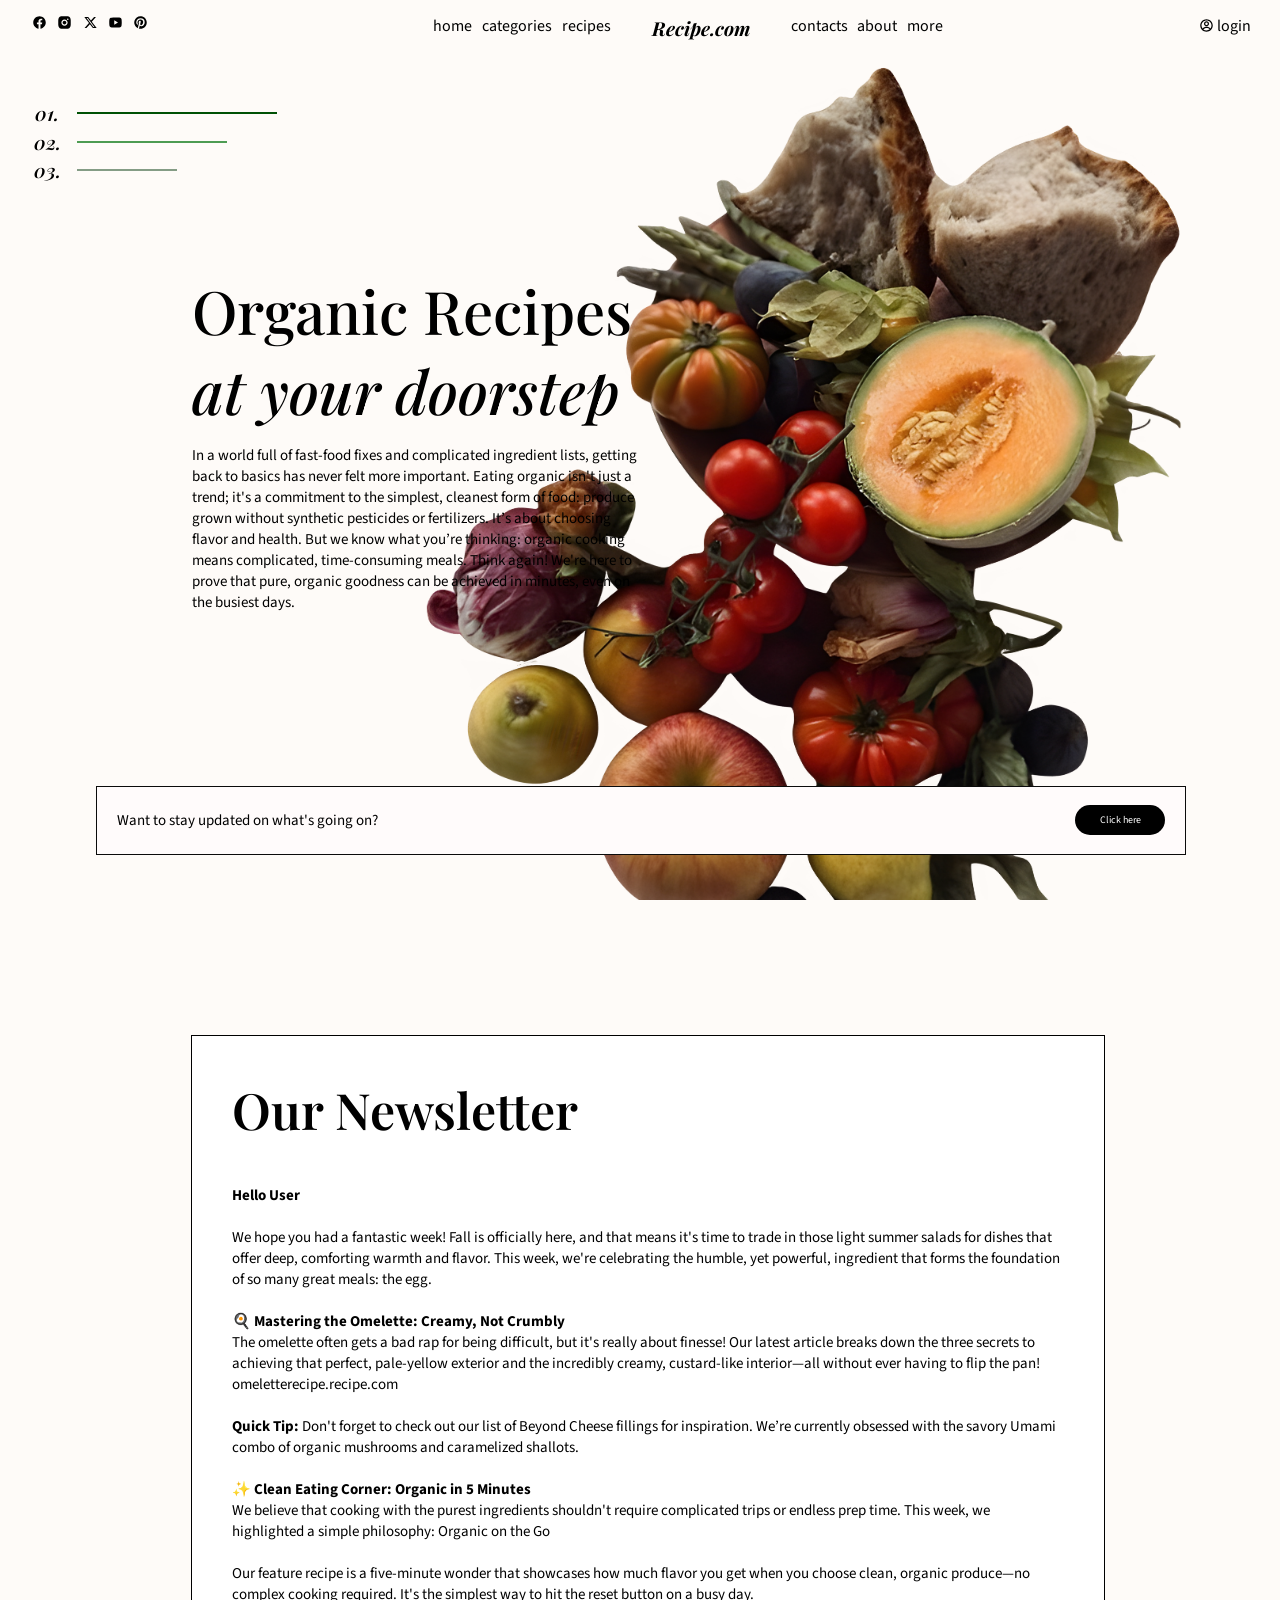
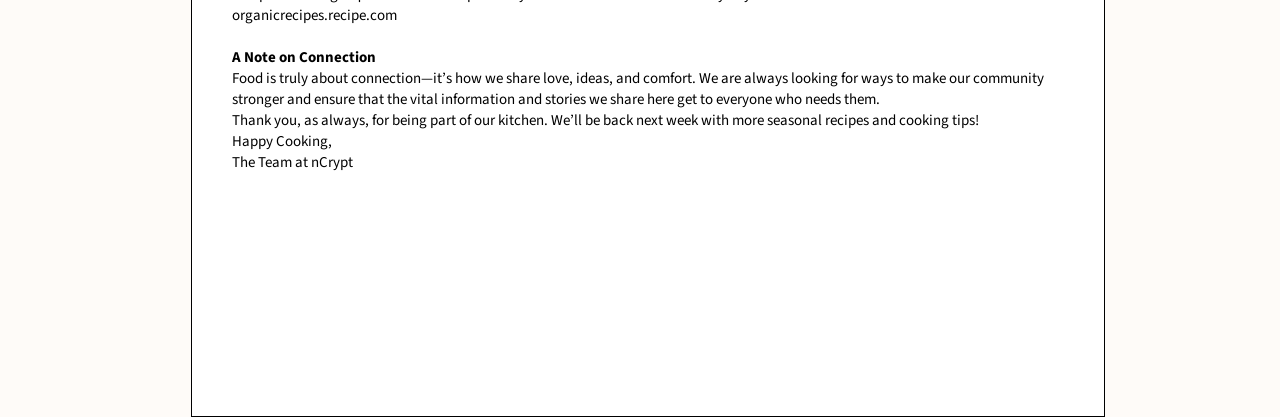
<file: index.html>
<!DOCTYPE html>
<html lang="en">
<head>
    <meta charset="UTF-8">
    <meta name="viewport" content="width=device-width, initial-scale=1.0">
    <title>Document</title>
    <link rel="preconnect" href="https://fonts.googleapis.com">
    <link rel="preconnect" href="https://fonts.gstatic.com" crossorigin>
    <link href="https://fonts.googleapis.com/css2?family=Playfair+Display:ital,wght@0,400..900;1,400..900&family=Source+Sans+3:ital,wght@0,200..900;1,200..900&display=swap" rel="stylesheet">
    <link rel="stylesheet" href="style.css">
</head>
<body>
    <div class="blog-menu">
        <div class="blog-icons">
            <img src="./imgs/facebook.svg" alt="">
            <img src="./imgs/instagram.svg" alt="">
            <img src="./imgs/x.svg" alt="">
            <img src="./imgs/youtube.svg" alt="">
            <img src="./imgs/pinterest.svg" alt="">
        </div>
        <div class="blog-nav">
            <p class="itm">home</p>
            <p class="itm">categories</p>
            <p class="itm">recipes</p>
            <p class="itm2">Recipe.com</p>
            <p class="itm">contacts</p>
            <p class="itm">about</p>
            <p class="itm">more</p>
        </div>
        <div class="blog-login" id = "loginbtn">
            <img src="./imgs/login.svg" alt="">
            <p>login</p>
        </div>
    </div>
    <div class="onetwothree">
        <div class="indionetwothree">
            <p>01.</p>
            <div class = "line123"></div>
        </div>
        <div class="indionetwothree">
            <p>02.</p>
            <div class = "line123" id="two"></div>
        </div>
        <div class="indionetwothree">
            <p>03.</p>
            <div class = "line123" id="three"></div>
        </div>
    </div>
    <div class="organic-recipes"></div>
    <div class="fruits">
        <img src="./imgs/fruits.png" alt="">
    </div>
    <div class="blog-txt">
        <div class="blog-hero">
            <p>Organic Recipes <br><span>at your doorstep</span></p>
        </div>
        <div class="blog-desc">
            <p>In a world full of fast-food fixes and complicated ingredient lists, getting back to basics has never felt more important. Eating organic isn't just a trend; it's a commitment to the simplest, cleanest form of food: produce grown without synthetic pesticides or fertilizers. It’s about choosing flavor and health. But we know what you’re thinking: organic cooking means complicated, time-consuming meals. Think again! We're here to prove that pure, organic goodness can be achieved in minutes, even on the busiest days.</p>
        </div>
    </div>
    <div class="blog-footer">
        <div class="blog-fleft">
            <p>Want to stay updated on what's going on?</p>
        </div>
        <div class="blog-fright" id = "clickbtn">
            <p>Click here</p>
        </div>
    </div>
    <div class="newsletter">
        <div class="newsletter-main">
            <span>Our Newsletter</span><br><br><br>
            <p>
                <strong>Hello User</strong><br>
                <br>
                We hope you had a fantastic week! Fall is officially here, and that means it's time to trade in those light summer salads for dishes that offer deep, comforting warmth and flavor. This week, we're celebrating the humble, yet powerful, ingredient that forms the foundation of so many great meals: the egg.<br>
                <br>
                <strong>🍳 Mastering the Omelette: Creamy, Not Crumbly</strong><br>
                The omelette often gets a bad rap for being difficult, but it's really about finesse! Our latest article breaks down the three secrets to achieving that perfect, pale-yellow exterior and the incredibly creamy, custard-like interior—all without ever having to flip the pan!<br>
                omeletterecipe.recipe.com<br>
                <br>
                <strong>Quick Tip:</strong> Don't forget to check out our list of Beyond Cheese fillings for inspiration. We’re currently obsessed with the savory Umami combo of organic mushrooms and caramelized shallots.<br>
                <br>
                <strong>✨ Clean Eating Corner: Organic in 5 Minutes</strong><br>
                We believe that cooking with the purest ingredients shouldn't require complicated trips or endless prep time. This week, we highlighted a simple philosophy: Organic on the Go <br>
                <br>
                Our feature recipe is a five-minute wonder that showcases how much flavor you get when you choose clean, organic produce—no complex cooking required. It's the simplest way to hit the reset button on a busy day. <br>
                organicrecipes.recipe.com <br>
                <br>
                <strong>A Note on Connection</strong><br>
                Food is truly about connection—it’s how we share love, ideas, and comfort. We are always looking for ways to make our community stronger and ensure that the vital information and stories we share here get to everyone who needs them. <br>
                Thank you, as always, for being part of our kitchen. We’ll be back next week with more seasonal recipes and cooking tips! <br>
                Happy Cooking, <br>
                The Team at nCrypt
            </p>
        </div>
    </div>
    <script>
        document.getElementById('clickbtn').addEventListener("click", () => {
            document.getElementsByClassName("newsletter")[0].style.animation = "up 1s forwards"
        })
        document.getElementsByClassName('itm2')[0].addEventListener("click", () => {
            document.getElementsByClassName("newsletter")[0].style.animation = "down 1s forwards"
        })
    </script>
    <div class="blur">
    </div>
     <div class="blog-loginpage">
            <form action="" id ="submit">
                <input type="text" placeholder="Enter Email">
                <input type="text" placeholder="Enter Password">
                <input type="submit" value = "Join Our Newsletter">
            </form>
        </div>
    <script>
        const loginpage = document.getElementsByClassName("blog-loginpage")[0]
        document.getElementsByClassName("blur")[0].style.display="none"
        document.getElementById("loginbtn").addEventListener("click", () => {
            document.getElementsByClassName("blur")[0].style.display="block";
            loginpage.style.display="block";
            document.getElementsByClassName("blur")[0].style.animation = "blurin 1s forwards";
            loginpage.style.animation="blurin 1s forwards"
        })
        document.getElementsByClassName("blur")[0].addEventListener("click", () => {
            document.getElementsByClassName("blur")[0].style.animation = "blurout 1s forwards";
            loginpage.style.animation="blurout 1s forwards"
            setTimeout(() => {
                document.getElementsByClassName("blur")[0].style.display="none";
                loginpage.style.display="none";
            }, 1000);
        })
        document.getElementById("submit").addEventListener("submit", (e) => {
            e.preventDefault();
            window.location.href="/dashboard.html"
        })
    </script>
</body>
</html>
</file>
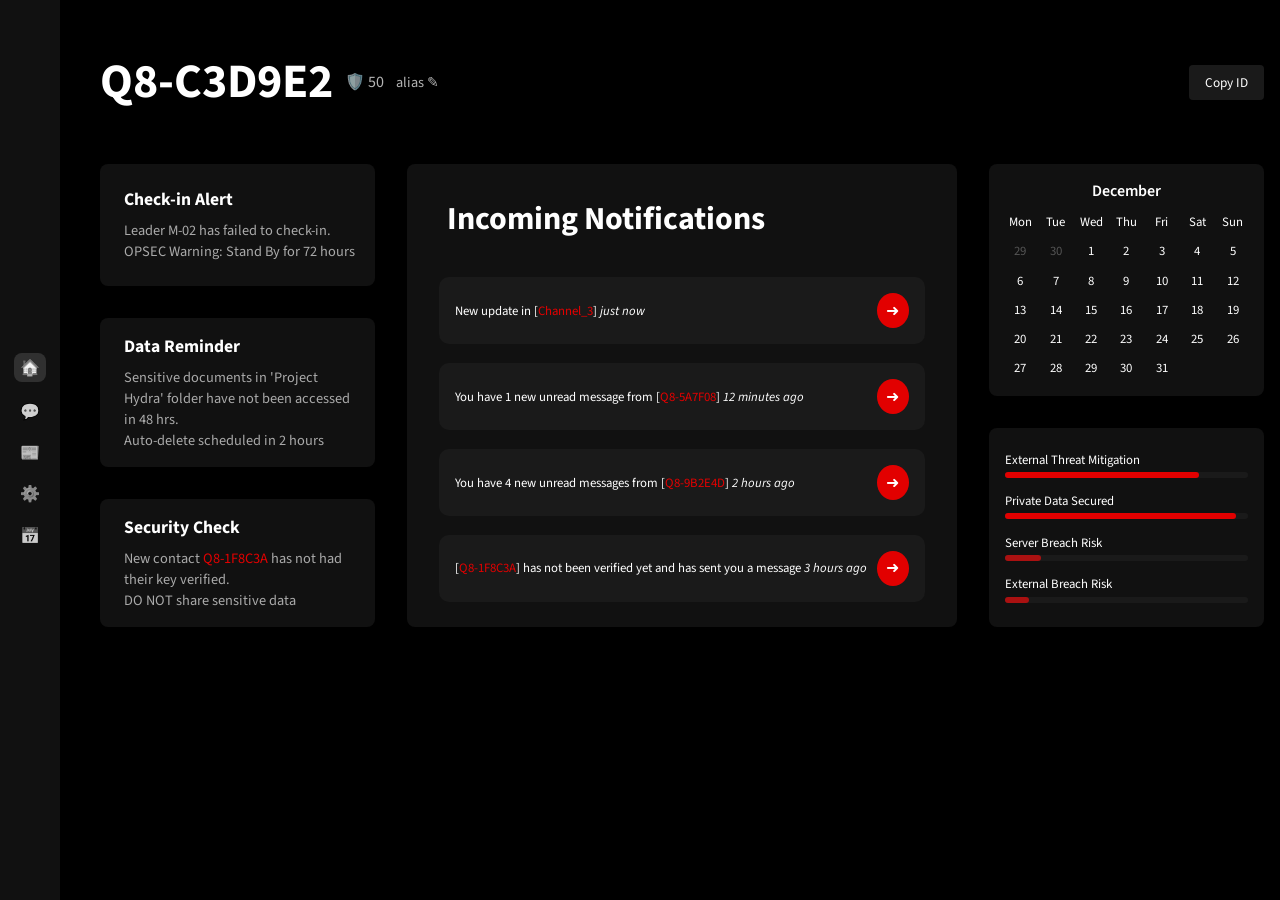
<file: dashboard.html>
<!DOCTYPE html>
<html lang="en">

<head>
    <meta charset="UTF-8" />
    <meta name="viewport" content="width=device-width, initial-scale=1.0" />
    <title>Dashboard</title>
    <link rel="stylesheet" href="dashboard.css" />
    <link rel="preconnect" href="https://fonts.googleapis.com">
    <link rel="preconnect" href="https://fonts.gstatic.com" crossorigin>
    <link href="https://fonts.googleapis.com/css2?family=Source+Sans+3:wght@300;400;600;700&display=swap"
        rel="stylesheet">

    <style>
        /* Toggle mechanism */
        .content-section {
            display: none;
            flex: 1;
            overflow: hidden;
              position: absolute;
            top: 0vh;
        }

        .content-section.active {
            display: block;
        }

        .sidebar .icon.active {
            background: #e20000;
            color: white;
            border-radius: 8px;
            padding: 0.2rem 0.4rem;
            opacity: 1;
        }

        .settings,
        .stats {
            background: #111;
            padding: 1rem;
            border-radius: 8px;
            display: flex;
            align-items: center;
            justify-content: center;
            flex: 1;
            font-size: 1.2rem;
            color: #aaa;
        }

        /* smooth fade */
        .content-section {
            opacity: 0;
            transition: opacity 0.25s ease;
        }

        .content-section.active {
            opacity: 1;
        }
    </style>
</head>

<body>
    <div class="sidebar">
        <div class="icon active" data-target="home">🏠</div>
        <div class="icon" data-target="inbox">💬</div>
        <div class="icon" data-target="feed">📰</div>
        <div class="icon" data-target="settings">⚙️</div>
        <div class="icon" data-target="calendar">📅</div>
    </div>

    <div class="main">
        <!-- HOME SECTION -->
        <div class="content-section active" id="home">
            <header>
                <div class="title">
                    <h1>Q8-C3D9E2</h1>
                    <span class="shield">🛡️ 50</span>
                    <div class="alias">alias ✎</div>
                </div>
                <button class="copy-btn" onclick="copyID()">Copy ID</button>
            </header>
            <div class="content">
                <div class="alerts">
                    <div class="card">
                        <h3>Check-in Alert</h3>
                        <p>Leader M-02 has failed to check-in.<br>OPSEC Warning: Stand By for 72 hours</p>
                    </div>
                    <div class="card">
                        <h3>Data Reminder</h3>
                        <p>Sensitive documents in 'Project Hydra' folder have not been accessed in 48
                            hrs.<br>Auto-delete scheduled in 2 hours</p>
                    </div>
                    <div class="card">
                        <h3>Security Check</h3>
                        <p>New contact <span class="highlight">Q8-1F8C3A</span> has not had their key verified.<br>DO
                            NOT share sensitive data</p>
                    </div>
                </div>

                <div class="notifications">
                    <h2>Incoming Notifications</h2>
                    <div class="notif-item">
                        <p>New update in [<span class="highlight">Channel_3</span>] <i>just now</i></p>
                        <button class="arrow-btn">➜</button>
                    </div>
                    <div class="notif-item">
                        <p>You have 1 new unread message from [<span class="highlight">Q8-5A7F08</span>] <i>12 minutes
                                ago</i></p>
                        <button class="arrow-btn">➜</button>
                    </div>
                    <div class="notif-item">
                        <p>You have 4 new unread messages from [<span class="highlight">Q8-9B2E4D</span>] <i>2 hours
                                ago</i></p>
                        <button class="arrow-btn">➜</button>
                    </div>
                    <div class="notif-item">
                        <p>[<span class="highlight">Q8-1F8C3A</span>] has not been verified yet and has sent you a
                            message <i>3 hours ago</i></p>
                        <button class="arrow-btn">➜</button>
                    </div>
                </div>

                <div class="calendar-sec">
                    <div class="calendar">
                        <div class="month">December</div>
                        <div class="days">
                            <div>Mon</div>
                            <div>Tue</div>
                            <div>Wed</div>
                            <div>Thu</div>
                            <div>Fri</div>
                            <div>Sat</div>
                            <div>Sun</div>
                            <div class="dim">29</div>
                            <div class="dim">30</div>
                            <div>1</div>
                            <div>2</div>
                            <div>3</div>
                            <div>4</div>
                            <div>5</div>
                            <div>6</div>
                            <div>7</div>
                            <div>8</div>
                            <div>9</div>
                            <div>10</div>
                            <div>11</div>
                            <div>12</div>
                            <div>13</div>
                            <div>14</div>
                            <div>15</div>
                            <div>16</div>
                            <div>17</div>
                            <div>18</div>
                            <div>19</div>
                            <div>20</div>
                            <div>21</div>
                            <div>22</div>
                            <div>23</div>
                            <div>24</div>
                            <div>25</div>
                            <div>26</div>
                            <div>27</div>
                            <div>28</div>
                            <div>29</div>
                            <div>30</div>
                            <div>31</div>
                        </div>
                    </div>
                    <div class="security-bars">
                        <div class="bar-label">External Threat Mitigation</div>
                        <div class="bar">
                            <div class="fill" style="width: 80%"></div>
                        </div>
                        <div class="bar-label">Private Data Secured</div>
                        <div class="bar">
                            <div class="fill" style="width: 95%"></div>
                        </div>
                        <div class="bar-label">Server Breach Risk</div>
                        <div class="bar">
                            <div class="fill low" style="width: 15%"></div>
                        </div>
                        <div class="bar-label">External Breach Risk</div>
                        <div class="bar">
                            <div class="fill low" style="width: 10%"></div>
                        </div>
                    </div>
                </div>
            </div>
        </div>

        <!-- SETTINGS SECTION -->
        <div class="content-section" id="settings">
            <div class="settings-page">
                <h1>Settings</h1>

                <div class="settings-layout">
                    <!-- Left Column -->
                    <div class="settings-left">
                        <div class="setting-card">
                            <h2>Change Password</h2>
                            <div class="setting-item">
                                <p class="label">Change correct pass</p>
                                <p class="desc">Update your key regularly. A compromised passphrase means total loss of
                                    anonymity.</p>
                            </div>
                            <div class="setting-item">
                                <p class="label">Change panic pass</p>
                                <p class="desc">Set a secret PIN to instantly wipe all critical data and delete the app
                                    if you are detained.</p>
                            </div>
                        </div>

                        <div class="setting-card">
                            <h2>Account Security</h2>
                            <div class="setting-item">
                                <p class="label">Manage Verified Devices</p>
                                <p class="desc">See all active devices. Immediately revoke access for any device that is
                                    lost or seized by authorities.</p>
                            </div>
                            <div class="setting-item">
                                <p class="label">Generate New Anonymous ID</p>
                                <p class="desc">Create a completely new identity. This action cannot be reversed and
                                    severs links to your old profile.</p>
                            </div>
                        </div>
                    </div>

                    <!-- Right Column -->
                    <div class="settings-right">
                        <div class="setting-card small">
                            <h3>Data Purge</h3>
                            <p>Execute a deep-level, irreversible wipe of all chat history and stored files from this
                                device only.</p>
                        </div>

                        <div class="toggle-row">
                            <span>Purge data on this device</span>
                            <label class="switch">
                                <input type="checkbox" id="purgeToggle">
                                <span class="slider"></span>
                            </label>
                        </div>

                        <div class="toggle-row">
                            <span>Turn on DataSaver</span>
                            <label class="switch">
                                <input type="checkbox" id="dataSaverToggle">
                                <span class="slider"></span>
                            </label>
                        </div>
                    </div>
                </div>
            </div>
        </div>


        <!-- ===== FEED SECTION ===== -->
        <section id="feed" class="content-section">
            <div class="feed-container">

                <!-- Left Feed Sidebar -->
                <aside class="feed-left">
                    <h2>Feed</h2>
                    <nav class="feed-nav">
                        <p class="nav-item active">🏠 Home</p>
                        <p class="nav-item">📈 Popular</p>
                        <p class="nav-item">🖼️ All</p>
                    </nav>

                    <div class="feed-search">
                        <input type="text" placeholder="search article">
                    </div>

                    <h3 class="feed-subtitle">Editing Houses</h3>
                    <div class="feed-houses">
                        <p>＋ Add house</p>
                        <p>⊕ Join house</p>
                        <div class="house-list">
                            <div class="house-block"></div>
                            <div class="house-block"></div>
                            <div class="house-block"></div>
                            <div class="house-block"></div>
                        </div>
                    </div>
                </aside>

                <!-- Middle Feed Content -->
                <div class="feed-middle">
                    <div class="feed-banner">
                        <img src="./imgs/loki.png" alt="">
                        <div class="feed-user">
                            <img src="./imgs/user.png" alt="">
                            <h1>l0k1</h1>
                        </div>
                        <button class="create-article">+ Create article</button>
                    </div>

                    <div class="feed-post">
                        <p class="post-id">Q8-C3D9E2 <span>🕒 9:50</span></p>
                        <img src="./imgs/banner.png" alt="">
                        <p class="post-text">
                            Thousands gathered in the downtown district today for the largest organized demonstration
                            this quarter...
                        </p>
                    </div>
                </div>

                <!-- Right Feed Sidebar -->
                <aside class="feed-right">
                    <button class="donate-btn">Donate</button>

                    <div class="donation-list">
                        <p><span class="highlight">Q8-C3D9E2</span> just donated 9 CPH</p>
                        <p><span class="highlight">Q8-C3D9E2</span> just donated 24 CPH</p>
                        <p><span class="highlight">Q8-C3D9E2</span> just donated 1 CPH</p>
                        <p><span class="highlight">Q8-C3D9E2</span> just donated 7 CPH</p>
                    </div>

                    <div class="feed-info">
                        <h4>Title</h4>
                        <p>Description adasdasda Description adasdasda Description adasdasda Description adasdasda</p>
                        <div class="feed-stats">
                            <p>Total Members <span>890K</span></p>
                            <p>Members Online <span class="online">120K</span></p>
                            <p>Rank By Size <span>Top 2%</span></p>
                        </div>
                    </div>
                </aside>
            </div>
        </section>


        <!-- CALENDAR SECTION -->
        <div class="main calendar-page content-section" id="calendar">
            <!-- top search bar -->
            <div class="calendar-topbar">
                <input type="text" placeholder="enter [eventname] to search..." class="calendar-search">
                <button class="calendar-search-btn">Search event</button>
                <button class="calendar-add">+</button>
            </div>

            <!-- main calendar + side events -->
            <div class="calendar-layout">
                <div class="calendar-grid">
                    <div class="weekday">mon</div>
                    <div class="weekday">tue</div>
                    <div class="weekday">wed</div>
                    <div class="weekday">thu</div>
                    <div class="weekday">fri</div>
                    <div class="weekday">sat</div>
                    <div class="weekday">sun</div>

                    <!-- Example days -->
                    <div class="day dim">29</div>
                    <div class="day dim">30</div>
                    <div class="day">1</div>
                    <div class="day">2</div>
                    <div class="day">3</div>
                    <div class="day dim">4</div>
                    <div class="day dim">5</div>
                    <div class="day">6</div>
                    <div class="day">7</div>
                    <div class="day">8</div>
                    <div class="day">9</div>
                    <div class="day">10</div>
                    <div class="day dim">11</div>
                    <div class="day dim">12</div>
                    <div class="day">13</div>
                    <div class="day">14</div>
                    <div class="day">15</div>
                    <div class="day">16 <span class="event">0400: Clandestine Drop</span></div>
                    <div class="day">17 <span class="event">0000: Secure Comm Check</span></div>
                    <div class="day dim">18</div>
                    <div class="day dim">19</div>
                    <div class="day">20</div>
                    <div class="day">21</div>
                    <div class="day">22</div>
                    <div class="day">23</div>
                    <div class="day">24</div>
                    <div class="day dim">25</div>
                    <div class="day dim">26</div>
                    <div class="day">27</div>
                    <div class="day">28</div>
                    <div class="day">29 <span class="event">0200: Data Purge Protocol</span></div>
                    <div class="day">30</div>
                    <div class="day">31</div>
                    <div class="day dim">1</div>
                    <div class="day dim">2</div>
                </div>

                <div class="calendar-events">
                    <div class="event-card">
                        <h3 class="highlight">Clandestine Drop</h3>
                        <p>Coordinates distributed via Q8-GATE01 at 0300. Maintain absolute radio silence until
                            post-retrieval. Avoid all primary transit routes.</p>
                    </div>
                    <div class="event-card">
                        <h3 class="highlight">Secure Comm Check</h3>
                        <p>All aligned units to perform a system-wide Q8 check at 0000. Report any anomalies
                            immediately.</p>
                    </div>
                    <div class="event-card">
                        <h3 class="highlight">Cell 7 Briefing</h3>
                        <p>Mandatory briefing for Cell 7 members. Topic: <em>Phase Beta</em> next steps. Access via
                            encrypted audio stream on Q8 at 1800. Verification required.</p>
                    </div>
                </div>
            </div>
        </div>


    </div>
    <section id="inbox" class="content-section">
  <div class="inbox-wrap">

    <!-- Left: Inbox list -->
    <aside class="inbox-list">
      <div class="inbox-header">
        <h2>Inbox</h2>
        <div class="tabs">
          <button class="tab active" data-filter="unread">Unread</button>
          <button class="tab" data-filter="read">Read</button>
        </div>
      </div>

      <div class="conversations" id="conversations">
        <!-- Conversation items are inserted by JS; sample markup shown for reference -->
        <!--
        <div class="conv-item unread" data-id="q8-1f8c3a">
          <div class="conv-id">Q8-1F8C3A</div>
          <div class="conv-snippet">The package moved North an hour ago...</div>
          <div class="time">5:26 PM</div>
          <div class="badge">1</div>
        </div>
        -->
      </div>

      <div class="inbox-footer">
        <div class="status">Q8-C3D9E2 <span class="online-dot"></span></div>
      </div>
    </aside>

    <!-- Right: Chat view -->
    <main class="chat-view">
      <header class="chat-header">
        <div class="chat-title">
          <h3 id="chat-title">Q8-60B1A7</h3>
          <span class="chat-sub">online • Today 5:26 PM</span>
        </div>
        <div class="chat-actions">
          <button class="icon-btn">📞</button>
          <button class="icon-btn">🎥</button>
        </div>
      </header>

      <div class="chat-body" id="chat-body" tabindex="0">
        <!-- messages inserted by JS -->
      </div>

      <div class="chat-input">
        <button class="attach">＋</button>
        <input id="message-input" type="text" placeholder="Type a message..." />
        <button id="send-btn" class="send">➤</button>
      </div>
    </main>
  </div>
</section>

    <script>
        function copyID() {
            navigator.clipboard.writeText("Q8-C3D9E2").then(() => {
                alert("ID copied!");
            });
        }

        // Icon switch mechanism
        const icons = document.querySelectorAll('.sidebar .icon');
        const sections = document.querySelectorAll('.content-section');

        icons.forEach(icon => {
            icon.addEventListener('click', () => {
                icons.forEach(i => i.classList.remove('active'));
                icon.classList.add('active');

                const target = icon.getAttribute('data-target');
                sections.forEach(sec => {
                    sec.classList.toggle('active', sec.id === target);
                });
            });
        });
        // ===== Inbox functionality & seeded messages =====
(() => {
  const conversationsData = [
    {
      id: "Q8-1F8C3A",
      snippet: "The package moved North an hour ago...",
      time: "5:26 PM",
      unread: 1,
      messages: [
        { who: "other", text: "The package moved North an hour ago..." },
        { who: "me", text: "Copy. Keep eyes on it." }
      ]
    },
    {
      id: "Q8-60B1A7",
      snippet: "Are the aligned units ready for phase?",
      time: "5:26 PM",
      unread: 0,
      messages: [
        { who: "me", text: "Are the aligned units ready for Phase Beta at the designated Nexus point?" },
        { who: "me", text: "Need confirmation of silent perimeter establishment by 0400" },
        { who: "other", text: "Nexus has been secured for transfer" },
        { who: "other", text: "The payload is arriving from the blind spot now" },
        { who: "other", text: "Is the decryption key ready for transmission immediately upon arrival?" },
        { who: "me", text: "Key is ready" },
        { who: "me", text: "Proceed with the final stage now." }
      ]
    },
    {
      id: "Q8-4D5C92",
      snippet: "LZ is clear. Awaiting the go signal",
      time: "5:26 PM",
      unread: 2,
      messages: [
        { who: "other", text: "LZ is clear. Awaiting the go signal" },
        { who: "me", text: "Hold until green." }
      ]
    },
    {
      id: "Q8-E83F71",
      snippet: "The watchers reported nothing unusual",
      time: "5:26 PM",
      unread: 0,
      messages: [
        { who: "other", text: "The watchers reported nothing unusual" }
      ]
    },
  ];

  const convContainer = document.getElementById('conversations');
  const chatBody = document.getElementById('chat-body');
  const chatTitle = document.getElementById('chat-title');
  const messageInput = document.getElementById('message-input');
  const sendBtn = document.getElementById('send-btn');
  let currentConvId = conversationsData[0].id;

  function renderConversationList(filter = 'all') {
    convContainer.innerHTML = '';
    conversationsData.forEach(conv => {
      if (filter === 'unread' && !conv.unread) return;
      if (filter === 'read' && conv.unread) return;
      const item = document.createElement('div');
      item.className = 'conv-item' + (conv.unread ? ' unread' : '');
      item.dataset.id = conv.id;
      item.innerHTML = `
        <div>
          <div class="conv-id">${conv.id}</div>
          <div class="conv-snippet">${conv.snippet}</div>
        </div>
        <div>
          <div class="time">${conv.time}</div>
          ${conv.unread ? `<div class="badge">${conv.unread}</div>` : ''}
        </div>
      `;
      item.addEventListener('click', () => {
        openConversation(conv.id);
        // mark as read visually
        conv.unread = 0;
        renderConversationList(currentFilter);
      });
      convContainer.appendChild(item);
    });
  }

  function openConversation(id) {
    const conv = conversationsData.find(c => c.id === id);
    if (!conv) return;
    currentConvId = id;
    chatTitle.textContent = conv.id;
    chatBody.innerHTML = '';
    conv.messages.forEach(m => {
      appendMessage(m.who === 'me' ? 'right' : 'left', m.text);
    });
    // scroll to bottom
    chatBody.scrollTop = chatBody.scrollHeight;
  }

  function appendMessage(side, text, meta = '') {
    const row = document.createElement('div');
    row.className = 'msg-row';
    const bubble = document.createElement('div');
    bubble.className = 'msg ' + side + ' bubble-compact';
    bubble.innerText = text;
    row.appendChild(bubble);
    if (meta) {
      const metaEl = document.createElement('span');
      metaEl.className = 'msg-meta';
      metaEl.textContent = meta;
      row.appendChild(metaEl);
    }
    chatBody.appendChild(row);
    chatBody.scrollTop = chatBody.scrollHeight + 200;
  }

  // send message from input
  sendBtn.addEventListener('click', () => {
    const text = messageInput.value.trim();
    if (!text) return;
    appendMessage('right', text);
    // update conversation data
    const conv = conversationsData.find(c => c.id === currentConvId);
    conv.messages.push({ who: 'me', text });
    messageInput.value = '';
    simulateReply(conv);
  });

  messageInput.addEventListener('keydown', (e) => {
    if (e.key === 'Enter') sendBtn.click();
  });

  // simple simulated reply (for demo)
  function simulateReply(conv) {
    setTimeout(() => {
      const replies = [
        "Acknowledged.",
        "Copy that. Proceed.",
        "Received. Standing by.",
        "Key received. Transmit now.",
        "Payload on site. Over."
      ];
      const reply = replies[Math.floor(Math.random() * replies.length)];
      conv.messages.push({ who: 'other', text: reply });
      if (conv.id === currentConvId) {
        appendMessage('left', reply);
      } else {
        conv.unread = (conv.unread || 0) + 1;
        renderConversationList(currentFilter);
      }
    }, 700 + Math.random() * 900);
  }

  // tabs
  let currentFilter = 'all';
  document.querySelectorAll('.tab').forEach(t => {
    t.addEventListener('click', () => {
      document.querySelectorAll('.tab').forEach(x => x.classList.remove('active'));
      t.classList.add('active');
      currentFilter = t.dataset.filter === 'unread' ? 'unread' : t.dataset.filter === 'read' ? 'read' : 'all';
      renderConversationList(currentFilter);
    });
  });

  // init
  renderConversationList();
  openConversation(currentConvId);

})();

    </script>
</body>

</html>
</file>
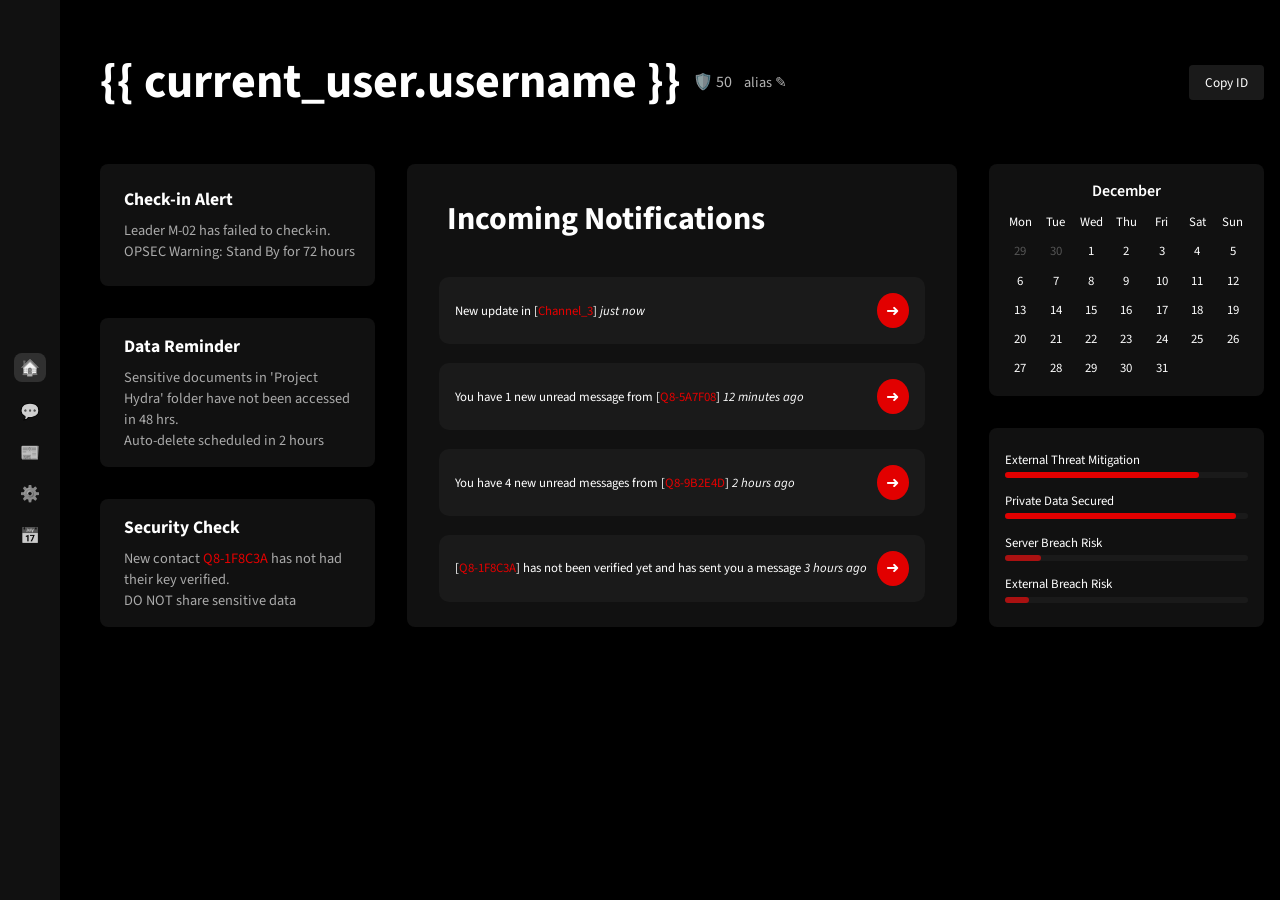
<file: templates/dashboard.html>
<!DOCTYPE html>
<html lang="en">

<head>
    <meta charset="UTF-8" />
    <meta name="viewport" content="width=device-width, initial-scale=1.0" />
    <title>Dashboard</title>
    <link rel="stylesheet" href="../static/dashboard.css" />
    <link rel="preconnect" href="https://fonts.googleapis.com">
    <link rel="preconnect" href="https://fonts.gstatic.com" crossorigin>
    <link href="https://fonts.googleapis.com/css2?family=Source+Sans+3:wght@300;400;600;700&display=swap"
        rel="stylesheet">
      <link rel="icon" type="image/x-icon" href="../static/imgs/logo.png">
    <style>
        .content-section {
            display: none;
            flex: 1;
            overflow: hidden;
              position: absolute;
            top: 0vh;
        }

        .content-section.active {
            display: block;
        }

        .sidebar .icon.active {
            background: #e20000;
            color: white;
            border-radius: 8px;
            padding: 0.2rem 0.4rem;
            opacity: 1;
        }

        .settings,
        .stats {
            background: #111;
            padding: 1rem;
            border-radius: 8px;
            display: flex;
            align-items: center;
            justify-content: center;
            flex: 1;
            font-size: 1.2rem;
            color: #aaa;
        }

        .content-section {
            opacity: 0;
            transition: opacity 0.25s ease;
        }

        .content-section.active {
            opacity: 1;
        }
    </style>
</head>

<body>
  <div class="load"><p>first rule of fightclub, never talk about fightclub</p></div>
    <div class="sidebar">
        <div class="icon active" data-target="home">🏠</div>
        <div class="icon" data-target="inbox">💬</div>
        <div class="icon" data-target="feed">📰</div>
        <div class="icon" data-target="settings">⚙️</div>
        <div class="icon" data-target="calendar">📅</div>
    </div>

    <div class="main">
        <div class="content-section active" id="home">
            <header>
                <div class="title">
                    <h1>{{ current_user.username }}</h1>
                    <span class="shield">🛡️ 50</span>
                    <div class="alias">alias ✎</div>
                </div>
                <button class="copy-btn" onclick="copyID()">Copy ID</button>
            </header>
            <div class="content">
                <div class="alerts">
                    <div class="card">
                        <h3>Check-in Alert</h3>
                        <p>Leader M-02 has failed to check-in.<br>OPSEC Warning: Stand By for 72 hours</p>
                    </div>
                    <div class="card">
                        <h3>Data Reminder</h3>
                        <p>Sensitive documents in 'Project Hydra' folder have not been accessed in 48
                            hrs.<br>Auto-delete scheduled in 2 hours</p>
                    </div>
                    <div class="card">
                        <h3>Security Check</h3>
                        <p>New contact <span class="highlight">Q8-1F8C3A</span> has not had their key verified.<br>DO
                            NOT share sensitive data</p>
                    </div>
                </div>

                <div class="notifications">
                    <h2>Incoming Notifications</h2>
                    <div class="notif-item">
                        <p>New update in [<span class="highlight">Channel_3</span>] <i>just now</i></p>
                        <button class="arrow-btn">➜</button>
                    </div>
                    <div class="notif-item">
                        <p>You have 1 new unread message from [<span class="highlight">Q8-5A7F08</span>] <i>12 minutes
                                ago</i></p>
                        <button class="arrow-btn">➜</button>
                    </div>
                    <div class="notif-item">
                        <p>You have 4 new unread messages from [<span class="highlight">Q8-9B2E4D</span>] <i>2 hours
                                ago</i></p>
                        <button class="arrow-btn">➜</button>
                    </div>
                    <div class="notif-item">
                        <p>[<span class="highlight">Q8-1F8C3A</span>] has not been verified yet and has sent you a
                            message <i>3 hours ago</i></p>
                        <button class="arrow-btn">➜</button>
                    </div>
                </div>

                <div class="calendar-sec">
                    <div class="calendar">
                        <div class="month">December</div>
                        <div class="days">
                            <div>Mon</div>
                            <div>Tue</div>
                            <div>Wed</div>
                            <div>Thu</div>
                            <div>Fri</div>
                            <div>Sat</div>
                            <div>Sun</div>
                            <div class="dim">29</div>
                            <div class="dim">30</div>
                            <div>1</div>
                            <div>2</div>
                            <div>3</div>
                            <div>4</div>
                            <div>5</div>
                            <div>6</div>
                            <div>7</div>
                            <div>8</div>
                            <div>9</div>
                            <div>10</div>
                            <div>11</div>
                            <div>12</div>
                            <div>13</div>
                            <div>14</div>
                            <div>15</div>
                            <div>16</div>
                            <div>17</div>
                            <div>18</div>
                            <div>19</div>
                            <div>20</div>
                            <div>21</div>
                            <div>22</div>
                            <div>23</div>
                            <div>24</div>
                            <div>25</div>
                            <div>26</div>
                            <div>27</div>
                            <div>28</div>
                            <div>29</div>
                            <div>30</div>
                            <div>31</div>
                        </div>
                    </div>
                    <div class="security-bars">
                        <div class="bar-label">External Threat Mitigation</div>
                        <div class="bar">
                            <div class="fill" style="width: 80%"></div>
                        </div>
                        <div class="bar-label">Private Data Secured</div>
                        <div class="bar">
                            <div class="fill" style="width: 95%"></div>
                        </div>
                        <div class="bar-label">Server Breach Risk</div>
                        <div class="bar">
                            <div class="fill low" style="width: 15%"></div>
                        </div>
                        <div class="bar-label">External Breach Risk</div>
                        <div class="bar">
                            <div class="fill low" style="width: 10%"></div>
                        </div>
                    </div>
                </div>
            </div>
        </div>

        <div class="content-section" id="settings">
            <div class="settings-page">
                <h1>Settings</h1>

                <div class="settings-layout">
                    <div class="settings-left">
                        <div class="setting-card">
                            <h2>Change Password</h2>
                            <div class="setting-item">
                                <p class="label">Change correct pass</p>
                                <p class="desc">Update your key regularly. A compromised passphrase means total loss of
                                    anonymity.</p>
                            </div>
                            <div class="setting-item">
                                <p class="label">Change panic pass</p>
                                <p class="desc">Set a secret PIN to instantly wipe all critical data and delete the app
                                    if you are detained.</p>
                            </div>
                        </div>

                        <div class="setting-card">
                            <h2>Account Security</h2>
                            <div class="setting-item">
                                <p class="label">Manage Verified Devices</p>
                                <p class="desc">See all active devices. Immediately revoke access for any device that is
                                    lost or seized by authorities.</p>
                            </div>
                            <div class="setting-item">
                                <p class="label">Generate New Anonymous ID</p>
                                <p class="desc">Create a completely new identity. This action cannot be reversed and
                                    severs links to your old profile.</p>
                            </div>
                        </div>
                    </div>

                    <div class="settings-right">
                        <div class="setting-card small">
                            <h3>Data Purge</h3>
                            <p>Execute a deep-level, irreversible wipe of all chat history and stored files from this
                                device only.</p>
                        </div>

                        <div class="toggle-row">
                            <span>Purge data on this device</span>
                            <label class="switch">
                                <input type="checkbox" id="purgeToggle">
                                <span class="slider"></span>
                            </label>
                        </div>

                        <div class="toggle-row">
                            <span>Turn on DataSaver</span>
                            <label class="switch">
                                <input type="checkbox" id="dataSaverToggle">
                                <span class="slider"></span>
                            </label>
                        </div>
                    </div>
                </div>
            </div>
        </div>


        <section id="feed" class="content-section">
            <div class="feed-container">

                <aside class="feed-left">
                    <h2>Feed</h2>
                    <nav class="feed-nav">
                        <p class="nav-item active">🏠 Home</p>
                        <p class="nav-item">📈 Popular</p>
                        <p class="nav-item">🖼️ All</p>
                    </nav>

                    <div class="feed-search">
                        <input type="text" placeholder="search article">
                    </div>

                    <h3 class="feed-subtitle">Editing Houses</h3>
                    <div class="feed-houses">
                        <p>＋ Add house</p>
                        <p>⊕ Join house</p>
                        <div class="house-list">
                            <div class="house-block"></div>
                            <div class="house-block"></div>
                            <div class="house-block"></div>
                            <div class="house-block"></div>
                        </div>
                    </div>
                </aside>

                <div class="feed-middle">
                    <div class="feed-banner">
                        <img src="../static/imgs/loki.png" alt="">
                        <div class="feed-user">
                            <img src="../static/imgs/user.png" alt="">
                            <h1>l0k1</h1>
                        </div>
                        <button class="create-article">+ Create article</button>
                    </div>

                    <div class="feed-post">
                        <p class="post-id">Q8-C3D9E2 <span>🕒 9:50</span></p>
                        <img src="../static/imgs/banner.png" alt="">
                        <p class="post-text">
                            Thousands gathered in the downtown district today for the largest organized demonstration
                            this quarter...
                        </p>
                    </div>
                </div>

                <aside class="feed-right">
                    <button class="donate-btn">Donate</button>

                    <div class="donation-list">
                        <p><span class="highlight">Q8-C3D9E2</span> just donated 9 CPH</p>
                        <p><span class="highlight">Q8-C3D9E2</span> just donated 24 CPH</p>
                        <p><span class="highlight">Q8-C3D9E2</span> just donated 1 CPH</p>
                        <p><span class="highlight">Q8-C3D9E2</span> just donated 7 CPH</p>
                    </div>

                    <div class="feed-info">
                        <h4>Title</h4>
                        <p>Description adasdasda Description adasdasda Description adasdasda Description adasdasda</p>
                        <div class="feed-stats">
                            <p>Total Members <span>890K</span></p>
                            <p>Members Online <span class="online">120K</span></p>
                            <p>Rank By Size <span>Top 2%</span></p>
                        </div>
                    </div>
                </aside>
            </div>
        </section>


        <div class="main calendar-page content-section" id="calendar">
            <div class="calendar-topbar">
                <input type="text" placeholder="enter [eventname] to search..." class="calendar-search">
                <button class="calendar-search-btn">Search event</button>
                <button class="calendar-add">+</button>
            </div>

            <div class="calendar-layout">
                <div class="calendar-grid">
                    <div class="weekday">mon</div>
                    <div class="weekday">tue</div>
                    <div class="weekday">wed</div>
                    <div class="weekday">thu</div>
                    <div class="weekday">fri</div>
                    <div class="weekday">sat</div>
                    <div class="weekday">sun</div>

                    <div class="day dim">29</div>
                    <div class="day dim">30</div>
                    <div class="day">1</div>
                    <div class="day">2</div>
                    <div class="day">3</div>
                    <div class="day dim">4</div>
                    <div class="day dim">5</div>
                    <div class="day">6</div>
                    <div class="day">7</div>
                    <div class="day">8</div>
                    <div class="day">9</div>
                    <div class="day">10</div>
                    <div class="day dim">11</div>
                    <div class="day dim">12</div>
                    <div class="day">13</div>
                    <div class="day">14</div>
                    <div class="day">15</div>
                    <div class="day">16 <span class="event">0400: Clandestine Drop</span></div>
                    <div class="day">17 <span class="event">0000: Secure Comm Check</span></div>
                    <div class="day dim">18</div>
                    <div class="day dim">19</div>
                    <div class="day">20</div>
                    <div class="day">21</div>
                    <div class="day">22</div>
                    <div class="day">23</div>
                    <div class="day">24</div>
                    <div class="day dim">25</div>
                    <div class="day dim">26</div>
                    <div class="day">27</div>
                    <div class="day">28</div>
                    <div class="day">29 <span class="event">0200: Data Purge Protocol</span></div>
                    <div class="day">30</div>
                    <div class="day">31</div>
                    <div class="day dim">1</div>
                    <div class="day dim">2</div>
                </div>

                <div class="calendar-events">
                    <div class="event-card">
                        <h3 class="highlight">Clandestine Drop</h3>
                        <p>Coordinates distributed via Q8-GATE01 at 0300. Maintain absolute radio silence until
                            post-retrieval. Avoid all primary transit routes.</p>
                    </div>
                    <div class="event-card">
                        <h3 class="highlight">Secure Comm Check</h3>
                        <p>All aligned units to perform a system-wide Q8 check at 0000. Report any anomalies
                            immediately.</p>
                    </div>
                    <div class="event-card">
                        <h3 class="highlight">Cell 7 Briefing</h3>
                        <p>Mandatory briefing for Cell 7 members. Topic: <em>Phase Beta</em> next steps. Access via
                            encrypted audio stream on Q8 at 1800. Verification required.</p>
                    </div>
                </div>
            </div>
        </div>


    </div>
    <section id="inbox" class="content-section">
  <div class="inbox-wrap">

    <aside class="inbox-list">
      <div class="inbox-header">
        <h2>Inbox</h2>
        <div class="tabs">
          <button class="tab active" data-filter="unread">Unread</button>
          <button class="tab" data-filter="read">Read</button>
        </div>
      </div>

      <div class="conversations" id="conversations">
      </div>

      <div class="inbox-footer">
        <div class="status">Q8-C3D9E2 <span class="online-dot"></span></div>
      </div>
    </aside>

    <main class="chat-view">
      <header class="chat-header">
        <div class="chat-title">
          <h3 id="chat-title">Q8-60B1A7</h3>
          <span class="chat-sub">online • Today 5:26 PM</span>
        </div>
        <div class="chat-actions">
          <button class="icon-btn">📞</button>
          <button class="icon-btn">🎥</button>
        </div>
      </header>

      <div class="chat-body" id="chat-body" tabindex="0">
      </div>

      <div class="chat-input">
        <button class="attach">＋</button>
        <input id="message-input" type="text" placeholder="Type a message..." />
        <button id="send-btn" class="send">➤</button>
      </div>
    </main>
  </div>
</section>

    <script>
        function copyID() {
            navigator.clipboard.writeText("Q8-C3D9E2").then(() => {
                alert("ID copied!");
            });
        }

        const icons = document.querySelectorAll('.sidebar .icon');
        const sections = document.querySelectorAll('.content-section');

        icons.forEach(icon => {
            icon.addEventListener('click', () => {
                icons.forEach(i => i.classList.remove('active'));
                icon.classList.add('active');

                const target = icon.getAttribute('data-target');
                sections.forEach(sec => {
                    sec.classList.toggle('active', sec.id === target);
                });
            });
        });
(() => {
  const conversationsData = [
    {
      id: "Q8-1F8C3A",
      snippet: "The package moved North an hour ago...",
      time: "5:26 PM",
      unread: 1,
      messages: [
        { who: "other", text: "The package moved North an hour ago..." },
        { who: "me", text: "Copy. Keep eyes on it." }
      ]
    },
    {
      id: "Q8-60B1A7",
      snippet: "Are the aligned units ready for phase?",
      time: "5:26 PM",
      unread: 0,
      messages: [
        { who: "me", text: "Are the aligned units ready for Phase Beta at the designated Nexus point?" },
        { who: "me", text: "Need confirmation of silent perimeter establishment by 0400" },
        { who: "other", text: "Nexus has been secured for transfer" },
        { who: "other", text: "The payload is arriving from the blind spot now" },
        { who: "other", text: "Is the decryption key ready for transmission immediately upon arrival?" },
        { who: "me", text: "Key is ready" },
        { who: "me", text: "Proceed with the final stage now." }
      ]
    },
    {
      id: "Q8-4D5C92",
      snippet: "LZ is clear. Awaiting the go signal",
      time: "5:26 PM",
      unread: 2,
      messages: [
        { who: "other", text: "LZ is clear. Awaiting the go signal" },
        { who: "me", text: "Hold until green." }
      ]
    },
    {
      id: "Q8-E83F71",
      snippet: "The watchers reported nothing unusual",
      time: "5:26 PM",
      unread: 0,
      messages: [
        { who: "other", text: "The watchers reported nothing unusual" }
      ]
    },
  ];

  const convContainer = document.getElementById('conversations');
  const chatBody = document.getElementById('chat-body');
  const chatTitle = document.getElementById('chat-title');
  const messageInput = document.getElementById('message-input');
  const sendBtn = document.getElementById('send-btn');
  let currentConvId = conversationsData[0].id;

  function renderConversationList(filter = 'all') {
    convContainer.innerHTML = '';
    conversationsData.forEach(conv => {
      if (filter === 'unread' && !conv.unread) return;
      if (filter === 'read' && conv.unread) return;
      const item = document.createElement('div');
      item.className = 'conv-item' + (conv.unread ? ' unread' : '');
      item.dataset.id = conv.id;
      item.innerHTML = `
        <div>
          <div class="conv-id">${conv.id}</div>
          <div class="conv-snippet">${conv.snippet}</div>
        </div>
        <div>
          <div class="time">${conv.time}</div>
          ${conv.unread ? `<div class="badge">${conv.unread}</div>` : ''}
        </div>
      `;
      item.addEventListener('click', () => {
        openConversation(conv.id);
        // mark as read visually
        conv.unread = 0;
        renderConversationList(currentFilter);
      });
      convContainer.appendChild(item);
    });
  }

  function openConversation(id) {
    const conv = conversationsData.find(c => c.id === id);
    if (!conv) return;
    currentConvId = id;
    chatTitle.textContent = conv.id;
    chatBody.innerHTML = '';
    conv.messages.forEach(m => {
      appendMessage(m.who === 'me' ? 'right' : 'left', m.text);
    });
    chatBody.scrollTop = chatBody.scrollHeight;
  }

  function appendMessage(side, text, meta = '') {
    const row = document.createElement('div');
    row.className = 'msg-row';
    const bubble = document.createElement('div');
    bubble.className = 'msg ' + side + ' bubble-compact';
    bubble.innerText = text;
    row.appendChild(bubble);
    if (meta) {
      const metaEl = document.createElement('span');
      metaEl.className = 'msg-meta';
      metaEl.textContent = meta;
      row.appendChild(metaEl);
    }
    chatBody.appendChild(row);
    chatBody.scrollTop = chatBody.scrollHeight + 200;
  }

  sendBtn.addEventListener('click', () => {
    const text = messageInput.value.trim();
    if (!text) return;
    appendMessage('right', text);
    const conv = conversationsData.find(c => c.id === currentConvId);
    conv.messages.push({ who: 'me', text });
    messageInput.value = '';
    simulateReply(conv);
  });

  messageInput.addEventListener('keydown', (e) => {
    if (e.key === 'Enter') sendBtn.click();
  });

  function simulateReply(conv) {
    setTimeout(() => {
      const replies = [
        "Acknowledged.",
        "Copy that. Proceed.",
        "Received. Standing by.",
        "Key received. Transmit now.",
        "Payload on site. Over."
      ];
      const reply = replies[Math.floor(Math.random() * replies.length)];
      conv.messages.push({ who: 'other', text: reply });
      if (conv.id === currentConvId) {
        appendMessage('left', reply);
      } else {
        conv.unread = (conv.unread || 0) + 1;
        renderConversationList(currentFilter);
      }
    }, 700 + Math.random() * 900);
  }

  let currentFilter = 'all';
  document.querySelectorAll('.tab').forEach(t => {
    t.addEventListener('click', () => {
      document.querySelectorAll('.tab').forEach(x => x.classList.remove('active'));
      t.classList.add('active');
      currentFilter = t.dataset.filter === 'unread' ? 'unread' : t.dataset.filter === 'read' ? 'read' : 'all';
      renderConversationList(currentFilter);
    });
  });

  renderConversationList();
  openConversation(currentConvId);

})();
setTimeout(() => {
  document.getElementsByClassName("load")[0].style.display="none"
}, 5000);
document.querySelectorAll(".day").forEach(obj => {
  obj.style.border="none"
  obj.addEventListener("click", () => {
    if(obj.style.border=="none") {
      obj.style.border="#fff 1px solid"
    } else {
      obj.style.border="none"
    }
  })
})
    </script>
</body>

</html>
</file>
<file: style.css>
body {
    overflow: hidden;
    background: #FEFBF8
}


.blog-menu {
    position: absolute;
    left: 50%;
    transform: translateX(-50%);
    top: 15px;
    display: grid;
    grid-template-columns: 10% 40% 4%;
    column-gap: 23%;
    width: 95vw;
    z-index: 5;
}
.blog-icons {
    display: grid;
    grid-template-columns: auto auto auto auto auto;
    column-gap: 5px;
}
.blog-icons img {
    height: 15px;
}
.blog-nav {
    display: grid;
    grid-template-columns: auto auto auto 33% auto auto auto;
    column-gap: 2%;
}
p {
    margin: 0;
    text-align: center;
}
.itm {
    font-family: 'Source Sans 3', sans-serif;
    cursor: pointer;
}
.itm2 {
    font-family: 'Playfair Display', serif;
    cursor: pointer;
    font-style: italic;
    font-weight: 700;
    font-size: 1.2em;
}
.blog-login {
    display: grid;
    grid-template-columns: auto auto;
    column-gap: 2.5px;
    font-family: 'Source Sans 3';
    cursor: pointer;
}
.blog-login img {
    height: 15px;
    padding-top: 3px;
}
.onetwothree {
    position: absolute;
    left: 2.5vw;
    top: 100px;
    display: grid;
    grid-template-rows: auto auto auto;
    row-gap: 2.5px;
    font-family: 'Playfair Display', serif;
    font-weight: 600;
    font-style: italic;
}
.indionetwothree {
    display: grid;
    grid-template-columns: 30px auto;
    column-gap: 15px;
    font-size: 1.2em;
}
.line123 {
    display: flex;
    flex-direction: column;
    justify-content: center;
    align-items: baseline;
}
.line123::after {
    content: '';
    width:200px;
    height: 2px;
    background: #005105;
}
#two::after {
    width: 150px;
    background: #4E9C53;
}
#three::after {
    width: 100px;
    background: #849C85;
}
.fruits {
    position: absolute;
    right: 5vw;
    top: 5%;
}
.fruits img {
    max-height: 95vh;
}
.blog-txt {
    position: absolute;
    top: 30%;
    left: 15%;
    
}
.blog-hero {
    font-size: 60px;
    font-family: 'Playfair Display', serif;
    font-weight: 500;
}
.blog-txt p {
    text-align: left;
}
.blog-txt span {
    font-style: italic;
}
.blog-desc {
    margin-top: 15px;
    font-size: 15px;
    font-family: 'Source Sans 3', sans-serif;
    width: 35vw;
}
.blog-footer {
    position: absolute;
    bottom: 5vh;
    width: 85vw;
    left: 7.5vw;
    height: 7.5vh;
    background: #FFFBFB;
    border: #0b0b0b 1px solid;
    font-family: 'Source Sans 3', sans-serif;
}
.blog-fleft {
    position: absolute;
    top: 50%;
    transform: translateY(-50%);
    color: #000;
    font-size: 15px;
    left:20px;
    text-align: left;
}
.blog-fright {
    position: absolute;
    top: 50%;
    transform: translateY(-50%);
    width: 90px;
    height: 30px;
    border-radius: 500px;
    background: #000;
    color: #fff;
    font-size: 10px;
    display: flex;
    flex-direction: column;
    justify-content: center;
    align-items: center;
    right: 20px;
    cursor: pointer;
}
.newsletter {
    position: absolute;
    z-index: 4;
    background: #FEFBF8;
    top: 100vh;
    width: 100vw;
    height: 100vh;
}
.newsletter-main {
    position: absolute;
    top: 15%;
    left: 50%;
    transform: translateX(-50%);
    width: 65vw;
    border: #000 1px solid;
    background: #fff;
    padding: 40px;
    font-family: 'Source Sans 3', sans-serif;
    font-size: 15px;
    height: 100vh;
}
.newsletter-main span {
    font-weight: 600;
    font-family: 'Playfair Display', serif;
    font-size: 50px;
}
.newsletter-main p {
    text-align: left;
}
@keyframes up {
    0% {
        top: 100vh;
    }
    99.9% {
        top: 0vh;
    }
    100% {
        top: 0vh;
    }
}
@keyframes down {
    0% {
        top: 0vh;
    }
    99.9% {
        top: 100vh;
    }
    100% {
        top: 100vh;
    }
}
.blur {
    position: absolute;
    left: 0;
    top: 0;
    width: 100vw;
    height: 100vw;
    background: rgba(255,255,255, 0.4);
    backdrop-filter: blur(10px);
    opacity: 0;
    z-index: 7;
}
@keyframes blurin {
    0% {
        opacity: 0;
    }
    99.9% {
        opacity: 1;
    }
    100% {
        opacity: 1;
    }
}
@keyframes blurout {
    0% {
        opacity: 1;
    }
    99.9% {
        opacity: 0;
    }
    100% {
        opacity: 0;
    }
}
.blog-loginpage {
    position: absolute;
    left: 50%;
    top: 50vh;
    transform: translate(-50%, -50%);
    font-family: 'Source Sans 3', sans-serif;
    width: min-content;
    z-index: 8;
    display: none;
    opacity: 0;
}
.blog-loginpage input[type="text"] {
    border: none;
    background: rgba(0,0,0,0.8);
    width: 30vw;
    height: 7vh;
    margin-bottom: 10px;
    padding-left: 15px;
    color: #fff;
}
input:focus {
    outline: none;
}
.blog-loginpage input[type="submit"] {
    margin-top: 5px;
    width: 100%;
    height: 7.5vh;
    display: flex;
    flex-direction: column;
    justify-content: center;
    align-items: center;
    color: #000;
    background: rgba(255, 255, 255, 0.1);
    backdrop-filter: blur(2px);
    cursor: pointer;
}
</file>
<file: dashboard.css>
* {
  box-sizing: border-box;
  margin: 0;
  padding: 0;
  font-family: 'Source Sans 3', sans-serif;
}

body {
  background: #000;
  color: #fff;
  display: flex;
  height: 100vh;
}

.sidebar {
  width: 60px;
  background: #111;
  display: flex;
  flex-direction: column;
  align-items: center;
  justify-content: center;
  padding: 1rem 0;
  gap: 1.2rem;
  filter: saturate(0);
}

.icon {
  font-size: 1rem;
  cursor: pointer;
  opacity: 0.8;
  transition: 0.2s;
}
.icon:hover {
  opacity: 1;
}

.main {
  flex: 1;
  display: flex;
  flex-direction: column;
  padding: 1.5rem;
}

header {
  display: flex;
  justify-content: space-between;
  align-items: center;
  margin-top: 3rem;
  margin-bottom: 3rem;
  margin-left: 1rem;
}

.title {
  display: flex;
  align-items: center;
  gap: 0.75rem;
}

.title h1 {
  font-size: 3rem;
}

.shield {
  font-size: 1rem;
  opacity: 0.7;
}

.alias {
  font-size: 0.9rem;
  opacity: 0.7;
}

.copy-btn {
  background: #1a1a1a;
  color: #fff;
  border: none;
  padding: 0.5rem 1rem;
  cursor: pointer;
  border-radius: 4px;
  transition: background-color 0.2s;
  margin-right: 1rem;
}
.copy-btn:hover {
  background-color: #2b2b2b;
}
.alerts .card {
  flex: 1;                          /* cards stretch to equal height */
  display: flex;
  flex-direction: column;
  justify-content: center;          /* 👈 center heading & text together */
  align-items: flex-start;          /* keep text aligned to the left */
  gap: 0rem;                    /* space between heading & paragraph */
}
.content {
  display: grid;
  grid-template-columns: 1fr 2fr 1fr;
  gap: 2rem;
  flex: 1;
  margin: 1rem;
  align-items: stretch;
}

.alerts {
  display: flex;
  flex-direction: column;
  gap: 2rem;
}

.card {
  background: #111;
  padding: 1rem 1rem 1rem 1.5rem;
  border-radius: 8px;
}
.card h3 {
  margin-bottom: 0.5rem;
  font-size: 1.1rem;
}
.card p {
  font-size: 0.9rem;
  color: #aaa;
}
.highlight {
  color: #ff3333;
}

.notifications {
  background: #111;
  border-radius: 8px;
  padding: 1rem;
  display: flex;
  flex-direction: column;
  gap: 1.2rem;
}

.notifications h2 {
    margin: 1rem 0 1rem 1.5rem;
  font-size: 2rem;
}

.notif-item {
  background: #1a1a1a;
  padding: 0.8rem;
  border-radius: 10px;
  display: flex;
  justify-content: space-between;
  align-items: center;
  margin: 0 1rem;
  padding: 1rem;
}
.notif-item p {
  font-size: 0.8rem;
}
.arrow-btn {
  background: #e20000;
  color: #fff;
  border: none;
  padding: 0.4rem 0.6rem;
  border-radius: 50%;
  cursor: pointer;
  font-size: 1rem;
}

.calendar-sec {
  display: flex;
  flex-direction: column;
  gap: 1rem;
}

.calendar {
  background: #111;
  padding: 1rem;
  border-radius: 8px;
}
.calendar-sec {
  justify-content: space-between; /* 👈 spaces calendar & bars nicely */
}

.calendar,
.security-bars {
  background: #111;
  padding: 1rem;
  border-radius: 8px;
  display: flex;
  flex-direction: column;
}

.calendar {
  flex: 1; /* 👈 makes calendar take equal height with security bars */
  margin-bottom: 1rem;
}

.security-bars {
  flex: 1;
  justify-content: center;
}
.month {
  text-align: center;
  margin-bottom: 0.5rem;
  font-weight: 600;
}

.days {
  display: grid;
  grid-template-columns: repeat(7, 1fr);
  gap: 0.3rem;
  text-align: center;
  font-size: 0.8rem;
}
.alerts,
.notifications,
.calendar-sec {
  height: 100%;    
  display: flex;
  flex-direction: column;
}
.days div {
  padding: 0.2rem 0;
  border-radius: 4px;
}
.days .dim {
  color: #555;
}
.days div:hover {
  background: #222;
  cursor: pointer;
}

.security-bars {
  background: #111;
  padding: 1rem;
  border-radius: 8px;
}
.bar-label {
  font-size: 0.8rem;
  margin: 0.4rem 0 0.2rem;
}
.bar {
  background: #1a1a1a;
  height: 6px;
  border-radius: 4px;
  margin-bottom: 0.5rem;
}
.fill {
  background: #e20000;
  height: 100%;
  border-radius: 4px;
}
.fill.low {
  background: #a11;
}
/* ===== Calendar Page ===== */
.calendar-page {
  display: flex;
  flex-direction: column;
  flex: 1;
  padding: 2rem;
  background: #000;
  color: #fff;
  overflow: hidden; /* prevent content spill */
  max-height: 100vh;
}

/* ─── Topbar ─────────────────────────── */
.calendar-topbar {
  display: flex;
  align-items: center;
  gap: 1rem;
  margin-bottom: 2rem;
  flex-shrink: 0;
}

.calendar-search {
  flex: 1;
  background: #111;
  border: none;
  border-radius: 2rem;
  padding: 0.8rem 1.2rem;
  color: #ccc;
  font-size: 0.95rem;
  outline: none;
}

.calendar-search-btn {
  background: #111;
  border: none;
  color: #fff;
  padding: 0.8rem 1.5rem;
  border-radius: 2rem;
  cursor: pointer;
  transition: background 0.3s;
}
.calendar-search-btn:hover {
  background: #1c1c1c;
}

.calendar-add {
  background: #ff2a00;
  color: #fff;
  border: none;
  border-radius: 50%;
  width: 40px;
  height: 40px;
  font-size: 1.5rem;
  cursor: pointer;
  flex-shrink: 0;
}

/* ─── Main layout ─────────────────────── */
.calendar-layout {
  display: grid;
  grid-template-columns: 2.3fr 1fr;
  gap: 2rem;
  flex: 1;
  overflow: hidden;
}

/* ─── Calendar Grid ───────────────────── */
.calendar-grid {
  background: #0a0a0a;
  border-radius: 10px;
  padding: 1.5rem;
  display: grid;
  grid-template-columns: repeat(7, 1fr);
  grid-auto-rows: 90px;
  gap: 2px;
  overflow-y: auto;
  overflow-x: hidden;
}

.weekday {
  text-align: center;
  color: #aaa;
  font-size: 0.9rem;
  padding-bottom: 0.8rem;
}

.day {
  position: relative;
  padding: 0.5rem;
  font-size: 0.85rem;
  color: #ccc;
  background: #111;
  border: 1px solid #0d0d0d;
  border-radius: 2px;
  transition: background 0.2s;
  overflow: hidden;
}
.day:hover {
  background: #181818;
}
.day.dim {
  color: #444;
}

.event {
  display: block;
  font-size: 0.65rem;
  margin-top: 0.3rem;
  color: #ff3333;
  line-height: 1.2;
  text-overflow: ellipsis;
  white-space: nowrap;
  overflow: hidden;
}

/* ─── Right Event Cards ───────────────── */
.calendar-events {
  display: flex;
  flex-direction: column;
  justify-content: center; /* center vertically */
  gap: 1.5rem;
  overflow-y: auto;
  padding-right: 0.5rem;
}

.event-card {
  background: #111;
  border-radius: 10px;
  padding: 1rem 1.5rem;
  max-width: 100%;
}

.event-card h3 {
  font-size: 1rem;
  color: #ff3333;
  margin-bottom: 0.5rem;
}

.event-card p {
  font-size: 0.85rem;
  color: #bbb;
  line-height: 1.4;
}
/* ===== SETTINGS PAGE ===== */
.settings-page {
  display: flex;
  flex-direction: column;
  color: #fff;
  padding: 2rem;
}

.settings-page h1 {
  font-size: 2.5rem;
  margin-bottom: 2rem;
  font-weight: 700;
}

.settings-layout {
  display: grid;
  grid-template-columns: 2fr 1fr;
  gap: 2rem;
}

.setting-card {
  background: #0a0a0a;
  border-radius: 8px;
  padding: 1.5rem;
  margin-bottom: 1.5rem;
}

.setting-card.small {
  background: #111;
  font-size: 0.9rem;
  line-height: 1.5;
}

.setting-card h2 {
  font-size: 1.4rem;
  margin-bottom: 1rem;
}

.setting-item {
  margin-bottom: 1rem;
}

.setting-item .label {
  font-weight: 600;
  font-size: 0.95rem;
  margin-bottom: 0.3rem;
}

.setting-item .desc {
  font-size: 0.85rem;
  color: #aaa;
}

/* ─── Right Column Toggles ─────────────── */
.toggle-row {
  background: #111;
  display: flex;
  align-items: center;
  justify-content: space-between;
  border-radius: 10px;
  padding: 1rem 1.5rem;
  font-size: 0.95rem;
  margin-top: 1rem;
}

/* ─── Switch Styling ─────────────── */
.switch {
  position: relative;
  display: inline-block;
  width: 40px;
  height: 20px;
}

.switch input {
  opacity: 0;
  width: 0;
  height: 0;
}

.slider {
  position: absolute;
  cursor: pointer;
  top: 0; left: 0;
  right: 0; bottom: 0;
  background-color: #444;
  transition: 0.3s;
  border-radius: 34px;
}

.slider:before {
  position: absolute;
  content: "";
  height: 14px;
  width: 14px;
  left: 3px;
  bottom: 3px;
  background-color: #111;
  transition: 0.3s;
  border-radius: 50%;
}

input:checked + .slider {
  background-color: #ff3300;
}

input:checked + .slider:before {
  transform: translateX(20px);
}
/* ===== FEED PAGE ===== */
#feed {
  height: 100%;
  display: flex;
  flex-direction: column;
}

.feed-container {
  display: grid;
  grid-template-columns: 20% 55% 25%;
  height: 100%;
  overflow: hidden;
  gap: 1rem;
  background: #000;
  color: #fff;
  padding: 1rem;
}

/* Left column */
.feed-left {
  background: #0b0b0b;
  border-radius: 10px;
  padding: 1.5rem;
  display: flex;
  flex-direction: column;
  gap: 1.2rem;
  overflow-y: auto;
}
.feed-left h2 { font-size: 1.4rem; }
.feed-nav .nav-item {
  padding: 0.3rem 0;
  cursor: pointer;
  opacity: 0.8;
  filter:saturate(0);
  transition: 0.2s;
  color: #ccc;
}
.feed-nav .nav-item:hover, .feed-nav .nav-item.active {
  opacity: 1;
  color: #fff;
}
.feed-search input {
  width: 100%;
  background: #1a1a1a;
  border: none;
  border-radius: 20px;
  padding: 0.5rem 1rem;
  color: #ccc;
  outline: none;
}
.feed-subtitle {
  margin-top: 1rem;
  font-size: 0.9rem;
  color: #aaa;
}
.house-list {
  margin-top: 0.5rem;
  display: flex;
  flex-direction: column;
  gap: 0.4rem;
}
.house-block {
  height: 28px;
  border-radius: 6px;
  background: #1a1a1a;
}

/* Middle column */
.feed-middle {
  background: #0b0b0b;
  border-radius: 10px;
  padding: 1rem;
  overflow-y: auto;
}
.feed-banner {
  position: relative;
  border-radius: 10px;
  overflow: hidden;
}
.feed-banner img {
  width: 100%;
  height: 150px;
  object-fit: cover;
  opacity: 0.6;
}
.feed-user {
  position: absolute;
  left: 1.5rem;
  bottom: 1rem;
  display: flex;
  align-items: center;
  gap: 1rem;
}
.feed-user img {
  width: 60px;
  height: 60px;
  border-radius: 50%;
}
.feed-user h1 {
  font-size: 2rem;
  font-weight: 700;
}
.create-article {
  position: absolute;
  right: 1rem;
  bottom: 1rem;
  background: #e20000;
  color: #fff;
  border: none;
  padding: 0.5rem 1rem;
  border-radius: 20px;
  cursor: pointer;
}
.feed-post {
  margin-top: 1.5rem;
}
.feed-post img {
  width: 100%;
  border-radius: 10px;
  margin: 0.8rem 0;
}
.feed-post p {
  font-size: 0.9rem;
  line-height: 1.5;
  color: #bbb;
}
.post-id {
  font-weight: 600;
  font-size: 0.85rem;
  color: #eee;
}
.post-id span {
  opacity: 0.6;
  font-size: 0.75rem;
  margin-left: 0.5rem;
}

/* Right column */
.feed-right {
  background: #0b0b0b;
  border-radius: 10px;
  padding: 1rem;
  display: flex;
  flex-direction: column;
  gap: 1rem;
  overflow-y: auto;
}
.donate-btn {
  background: none;
  border: 1px solid #444;
  padding: 0.6rem;
  border-radius: 10px;
  color: #fff;
  cursor: pointer;
}
.donation-list p {
  background: #1a1a1a;
  padding: 0.5rem;
  border-radius: 6px;
  font-size: 0.8rem;
  margin-bottom: 0.4rem;
}
.highlight {
  color: #e20000;
}
.feed-info {
  background: #1a1a1a;
  border-radius: 10px;
  padding: 1rem;
  font-size: 0.85rem;
  color: #aaa;
}
.feed-info h4 {
  font-size: 1rem;
  margin-bottom: 0.5rem;
  color: #fff;
}
.feed-stats p {
  display: flex;
  justify-content: space-between;
  margin-top: 0.4rem;
}
.feed-stats .online {
  color: #2ecc71;
}
/* ===== INBOX SECTION STYLES ===== */
.content-section#inbox { display: none; position: absolute; height: 90vh;width:96vw;left:4vw;top:50%;transform:translateY(-50%) }
.content-section#inbox.active { display: block; }

/* container layout */
.inbox-wrap {
  display: flex;
  height: calc(100vh - 4rem); /* adjust to your header paddings if any */
  gap: 1rem;
  padding: 1rem;
  color: #ddd;
  background: #000;
}

/* left list */
.inbox-list {
  width: 320px;
  background: #0f0f0f;
  border-radius: 10px;
  padding: 12px;
  display: flex;
  flex-direction: column;
  box-shadow: 0 6px 18px rgba(0,0,0,0.6);
  border: 1px solid #171717;
}

.inbox-header {
  display:flex;
  justify-content:space-between;
  align-items:center;
  margin-bottom: 12px;
}
.inbox-header h2 { font-size: 1.1rem; color: #fff; letter-spacing: 0.6px; }
.tabs { display:flex; gap:6px; }
.tab {
  background:#1a1a1a;
  border: none;
  color:#bbb;
  padding:6px 10px;
  border-radius:6px;
  cursor:pointer;
  font-size:0.8rem;
}
.tab.active { background:#e20000; color:#fff; }

/* conversation list */
.conversations {
  overflow-y: auto;
  flex: 1;
  display:flex;
  flex-direction:column;
  gap: 10px;
  padding-right: 6px;
}
.conv-item {
  background: #141414;
  border-radius: 8px;
  padding: 12px;
  position: relative;
  cursor: pointer;
  border: 1px solid #1b1b1b;
  display: grid;
  grid-template-columns: 1fr auto;
  gap: 6px;
}
.conv-item:hover { background:#1b1b1b; transform: translateY(-1px); transition: 0.12s; }
.conv-id { font-weight:600; color:#fff; font-size:0.95rem; }
.conv-snippet { font-size:0.85rem; color:#a9a9a9; margin-top:6px; }
.time { font-size:0.75rem; color:#888; align-self:start; margin-left:8px; }
.badge {
  position: absolute;
  right: 12px;
  top: 12px;
  background: #e20000;
  color: #fff;
  width: 20px;
  height: 20px;
  border-radius: 50%;
  display: grid;
  place-items: center;
  font-size: 0.8rem;
}
.conv-item.unread { box-shadow: inset 0 0 0 2px rgba(226,0,0,0.06); }

/* footer */
.inbox-footer { margin-top: 10px; display:flex; justify-content:space-between; align-items:center; color:#9a9a9a; font-size:0.85rem; padding-top:6px; border-top:1px solid #151515; }
.online-dot { display:inline-block; width:10px; height:10px; background:#00c853; border-radius:50%; margin-left:8px; }

/* chat view */
.chat-view {
  flex: 1;
  display:flex;
  flex-direction:column;
  background: linear-gradient(180deg,#000,#020202);
  border-radius: 10px;
  overflow: hidden;
  border:1px solid #111;
}

.chat-header {
  display:flex;
  justify-content:space-between;
  align-items:center;
  padding: 18px;
  border-bottom: 1px solid #111;
  background: rgba(255,255,255,0.01);
}
.chat-title h3 { margin:0; color:#fff; font-size:1.1rem; letter-spacing:0.6px; }
.chat-sub { display:block; font-size:0.8rem; color:#888; margin-top:4px; }

.chat-actions .icon-btn {
  background: transparent;
  border: none;
  color: #ccc;
  font-size: 1.1rem;
  margin-left: 8px;
  cursor: pointer;
}

/* messages area */
.chat-body {
  flex: 1;
  padding: 26px 40px;
  overflow-y: auto;
  display: flex;
  flex-direction: column;
  gap: 16px;
  background: transparent;
}

/* bubble base */
.msg {
  max-width: 65%;
  padding: 12px 16px;
  border-radius: 999px;
  display: inline-block;
  line-height: 1.25;
  font-size: 0.95rem;
  position: relative;
  word-wrap: break-word;
}

/* left = other, right = me */
.msg.left {
  background: rgba(255,255,255,0.06);
  color: #e6e6e6;
  align-self: flex-start;
  border-top-left-radius: 12px;
  border-bottom-left-radius: 12px;
  border-bottom-right-radius: 12px;
}
.msg.right {
  background: rgba(255,255,255,0.12);
  color: #fff;
  align-self: flex-end;
  text-align: left;
  border-top-right-radius: 12px;
  border-bottom-left-radius: 12px;
  border-bottom-right-radius: 12px;
}

/* message group small metadata */
.msg-meta { font-size:0.7rem; color:#9a9a9a; margin-top:6px; display:block; }

/* small compact messages (as in screenshot) */
.bubble-compact { padding:10px 16px; border-radius:20px; }

/* grouped alignment to create flow */
.msg-row { display:flex; flex-direction:column; gap:8px; }

/* input bar */
.chat-input {
  display:flex;
  gap:8px;
  padding: 12px 18px;
  align-items:center;
  border-top: 1px solid #0f0f0f;
  background: linear-gradient(180deg, rgba(255,255,255,0.01), transparent);
}
.chat-input .attach {
  background:#1a1a1a;
  border:none;
  width:40px; height:40px; border-radius:10px;
  color:#fff; font-size:20px; cursor:pointer;
}
.chat-input input[type="text"] {
  flex:1;
  background:#0f0f0f;
  border:1px solid #151515;
  height:40px;
  padding: 0 12px;
  border-radius: 999px;
  color:#ddd;
  outline:none;
}
.chat-input .send {
  background:#e20000;
  border:none;
  width:44px; height:40px; border-radius:999px;
  color:#fff; font-size:16px; cursor:pointer;
}

/* small screens fallback */
@media (max-width: 900px) {
  .inbox-wrap { flex-direction: column; height: auto; }
  .inbox-list { width: 100%; order: 2; }
  .chat-view { order: 1; }
  .chat-body { padding: 18px; }
}
</file>
<file: static/dashboard.css>
* {
  box-sizing: border-box;
  margin: 0;
  padding: 0;
  font-family: 'Source Sans 3', sans-serif;
}

body {
  background: #000;
  color: #fff;
  display: flex;
  height: 100vh;
}

.sidebar {
  width: 60px;
  background: #111;
  display: flex;
  flex-direction: column;
  align-items: center;
  justify-content: center;
  padding: 1rem 0;
  gap: 1.2rem;
  filter: saturate(0);
}

.icon {
  font-size: 1rem;
  cursor: pointer;
  opacity: 0.8;
  transition: 0.2s;
}
.icon:hover {
  opacity: 1;
}

.main {
  flex: 1;
  display: flex;
  flex-direction: column;
  padding: 1.5rem;
}

header {
  display: flex;
  justify-content: space-between;
  align-items: center;
  margin-top: 3rem;
  margin-bottom: 3rem;
  margin-left: 1rem;
}

.title {
  display: flex;
  align-items: center;
  gap: 0.75rem;
}

.title h1 {
  font-size: 3rem;
}

.shield {
  font-size: 1rem;
  opacity: 0.7;
}

.alias {
  font-size: 0.9rem;
  opacity: 0.7;
}

.copy-btn {
  background: #1a1a1a;
  color: #fff;
  border: none;
  padding: 0.5rem 1rem;
  cursor: pointer;
  border-radius: 4px;
  transition: background-color 0.2s;
  margin-right: 1rem;
}
.copy-btn:hover {
  background-color: #2b2b2b;
}
.alerts .card {
  flex: 1;                         
  display: flex;
  flex-direction: column;
  justify-content: center;        
  align-items: flex-start;         
  gap: 0rem;                  
}
.content {
  display: grid;
  grid-template-columns: 1fr 2fr 1fr;
  gap: 2rem;
  flex: 1;
  margin: 1rem;
  align-items: stretch;
}

.alerts {
  display: flex;
  flex-direction: column;
  gap: 2rem;
}

.card {
  background: #111;
  padding: 1rem 1rem 1rem 1.5rem;
  border-radius: 8px;
}
.card h3 {
  margin-bottom: 0.5rem;
  font-size: 1.1rem;
}
.card p {
  font-size: 0.9rem;
  color: #aaa;
}
.highlight {
  color: #ff3333;
}

.notifications {
  background: #111;
  border-radius: 8px;
  padding: 1rem;
  display: flex;
  flex-direction: column;
  gap: 1.2rem;
}

.notifications h2 {
    margin: 1rem 0 1rem 1.5rem;
  font-size: 2rem;
}

.notif-item {
  background: #1a1a1a;
  padding: 0.8rem;
  border-radius: 10px;
  display: flex;
  justify-content: space-between;
  align-items: center;
  margin: 0 1rem;
  padding: 1rem;
}
.notif-item p {
  font-size: 0.8rem;
}
.arrow-btn {
  background: #e20000;
  color: #fff;
  border: none;
  padding: 0.4rem 0.6rem;
  border-radius: 50%;
  cursor: pointer;
  font-size: 1rem;
}

.calendar-sec {
  display: flex;
  flex-direction: column;
  gap: 1rem;
}

.calendar {
  background: #111;
  padding: 1rem;
  border-radius: 8px;
}
.calendar-sec {
  justify-content: space-between; 
}

.calendar,
.security-bars {
  background: #111;
  padding: 1rem;
  border-radius: 8px;
  display: flex;
  flex-direction: column;
}

.calendar {
  flex: 1; 
  margin-bottom: 1rem;
}

.security-bars {
  flex: 1;
  justify-content: center;
}
.month {
  text-align: center;
  margin-bottom: 0.5rem;
  font-weight: 600;
}

.days {
  display: grid;
  grid-template-columns: repeat(7, 1fr);
  gap: 0.3rem;
  text-align: center;
  font-size: 0.8rem;
}
.alerts,
.notifications,
.calendar-sec {
  height: 100%;    
  display: flex;
  flex-direction: column;
}
.days div {
  padding: 0.2rem 0;
  border-radius: 4px;
}
.days .dim {
  color: #555;
}
.days div:hover {
  background: #222;
  cursor: pointer;
}

.security-bars {
  background: #111;
  padding: 1rem;
  border-radius: 8px;
}
.bar-label {
  font-size: 0.8rem;
  margin: 0.4rem 0 0.2rem;
}
.bar {
  background: #1a1a1a;
  height: 6px;
  border-radius: 4px;
  margin-bottom: 0.5rem;
}
.fill {
  background: #e20000;
  height: 100%;
  border-radius: 4px;
}
.fill.low {
  background: #a11;
}
.calendar-page {
  display: flex;
  flex-direction: column;
  flex: 1;
  padding: 2rem;
  background: #000;
  color: #fff;
  overflow: hidden; 
  max-height: 100vh;
}

.calendar-topbar {
  display: flex;
  align-items: center;
  gap: 1rem;
  margin-bottom: 2rem;
  flex-shrink: 0;
}

.calendar-search {
  flex: 1;
  background: #111;
  border: none;
  border-radius: 2rem;
  padding: 0.8rem 1.2rem;
  color: #ccc;
  font-size: 0.95rem;
  outline: none;
}

.calendar-search-btn {
  background: #111;
  border: none;
  color: #fff;
  padding: 0.8rem 1.5rem;
  border-radius: 2rem;
  cursor: pointer;
  transition: background 0.3s;
}
.calendar-search-btn:hover {
  background: #1c1c1c;
}

.calendar-add {
  background: #ff2a00;
  color: #fff;
  border: none;
  border-radius: 50%;
  width: 40px;
  height: 40px;
  font-size: 1.5rem;
  cursor: pointer;
  flex-shrink: 0;
}

.calendar-layout {
  display: grid;
  grid-template-columns: 2.3fr 1fr;
  gap: 2rem;
  flex: 1;
  overflow: hidden;
}

.calendar-grid {
  background: #0a0a0a;
  border-radius: 10px;
  padding: 1.5rem;
  display: grid;
  grid-template-columns: repeat(7, 1fr);
  grid-auto-rows: 90px;
  gap: 2px;
  overflow-y: auto;
  overflow-x: hidden;
}

.weekday {
  text-align: center;
  color: #aaa;
  font-size: 0.9rem;
  padding-bottom: 0.8rem;
}

.day {
  position: relative;
  padding: 0.5rem;
  font-size: 0.85rem;
  color: #ccc;
  background: #111;
  border: 1px solid #0d0d0d;
  border-radius: 2px;
  transition: background 0.2s;
  overflow: hidden;
}
.day:hover {
  background: #181818;
}
.day.dim {
  color: #444;
}

.event {
  display: block;
  font-size: 0.65rem;
  margin-top: 0.3rem;
  color: #ff3333;
  line-height: 1.2;
  text-overflow: ellipsis;
  white-space: nowrap;
  overflow: hidden;
}

.calendar-events {
  display: flex;
  flex-direction: column;
  justify-content: center; 
  gap: 1.5rem;
  overflow-y: auto;
  padding-right: 0.5rem;
}

.event-card {
  background: #111;
  border-radius: 10px;
  padding: 1rem 1.5rem;
  max-width: 100%;
}

.event-card h3 {
  font-size: 1rem;
  color: #ff3333;
  margin-bottom: 0.5rem;
}

.event-card p {
  font-size: 0.85rem;
  color: #bbb;
  line-height: 1.4;
}
.settings-page {
  display: flex;
  flex-direction: column;
  color: #fff;
  padding: 2rem;
}

.settings-page h1 {
  font-size: 2.5rem;
  margin-bottom: 2rem;
  font-weight: 700;
}

.settings-layout {
  display: grid;
  grid-template-columns: 2fr 1fr;
  gap: 2rem;
}

.setting-card {
  background: #0a0a0a;
  border-radius: 8px;
  padding: 1.5rem;
  margin-bottom: 1.5rem;
}

.setting-card.small {
  background: #111;
  font-size: 0.9rem;
  line-height: 1.5;
}

.setting-card h2 {
  font-size: 1.4rem;
  margin-bottom: 1rem;
}

.setting-item {
  margin-bottom: 1rem;
}

.setting-item .label {
  font-weight: 600;
  font-size: 0.95rem;
  margin-bottom: 0.3rem;
}

.setting-item .desc {
  font-size: 0.85rem;
  color: #aaa;
}

.toggle-row {
  background: #111;
  display: flex;
  align-items: center;
  justify-content: space-between;
  border-radius: 10px;
  padding: 1rem 1.5rem;
  font-size: 0.95rem;
  margin-top: 1rem;
}

.switch {
  position: relative;
  display: inline-block;
  width: 40px;
  height: 20px;
}

.switch input {
  opacity: 0;
  width: 0;
  height: 0;
}

.slider {
  position: absolute;
  cursor: pointer;
  top: 0; left: 0;
  right: 0; bottom: 0;
  background-color: #444;
  transition: 0.3s;
  border-radius: 34px;
}

.slider:before {
  position: absolute;
  content: "";
  height: 14px;
  width: 14px;
  left: 3px;
  bottom: 3px;
  background-color: #111;
  transition: 0.3s;
  border-radius: 50%;
}

input:checked + .slider {
  background-color: #ff3300;
}

input:checked + .slider:before {
  transform: translateX(20px);
}
#feed {
  height: 100%;
  display: flex;
  flex-direction: column;
}

.feed-container {
  display: grid;
  grid-template-columns: 20% 55% 25%;
  height: 100%;
  overflow: hidden;
  gap: 1rem;
  background: #000;
  color: #fff;
  padding: 1rem;
}

.feed-left {
  background: #0b0b0b;
  border-radius: 10px;
  padding: 1.5rem;
  display: flex;
  flex-direction: column;
  gap: 1.2rem;
  overflow-y: auto;
}
.feed-left h2 { font-size: 1.4rem; }
.feed-nav .nav-item {
  padding: 0.3rem 0;
  cursor: pointer;
  opacity: 0.8;
  filter:saturate(0);
  transition: 0.2s;
  color: #ccc;
}
.feed-nav .nav-item:hover, .feed-nav .nav-item.active {
  opacity: 1;
  color: #fff;
}
.feed-search input {
  width: 100%;
  background: #1a1a1a;
  border: none;
  border-radius: 20px;
  padding: 0.5rem 1rem;
  color: #ccc;
  outline: none;
}
.feed-subtitle {
  margin-top: 1rem;
  font-size: 0.9rem;
  color: #aaa;
}
.house-list {
  margin-top: 0.5rem;
  display: flex;
  flex-direction: column;
  gap: 0.4rem;
}
.house-block {
  height: 28px;
  border-radius: 6px;
  background: #1a1a1a;
}

/* Middle column */
.feed-middle {
  background: #0b0b0b;
  border-radius: 10px;
  padding: 1rem;
  overflow-y: auto;
}
.feed-banner {
  position: relative;
  border-radius: 10px;
  overflow: hidden;
}
.feed-banner img {
  width: 100%;
  height: 150px;
  object-fit: cover;
  opacity: 0.6;
}
.feed-user {
  position: absolute;
  left: 1.5rem;
  bottom: 1rem;
  display: flex;
  align-items: center;
  gap: 1rem;
}
.feed-user img {
  width: 60px;
  height: 60px;
  border-radius: 50%;
}
.feed-user h1 {
  font-size: 2rem;
  font-weight: 700;
}
.create-article {
  position: absolute;
  right: 1rem;
  bottom: 1rem;
  background: #e20000;
  color: #fff;
  border: none;
  padding: 0.5rem 1rem;
  border-radius: 20px;
  cursor: pointer;
}
.feed-post {
  margin-top: 1.5rem;
}
.feed-post img {
  width: 100%;
  border-radius: 10px;
  margin: 0.8rem 0;
}
.feed-post p {
  font-size: 0.9rem;
  line-height: 1.5;
  color: #bbb;
}
.post-id {
  font-weight: 600;
  font-size: 0.85rem;
  color: #eee;
}
.post-id span {
  opacity: 0.6;
  font-size: 0.75rem;
  margin-left: 0.5rem;
}

.feed-right {
  background: #0b0b0b;
  border-radius: 10px;
  padding: 1rem;
  display: flex;
  flex-direction: column;
  gap: 1rem;
  overflow-y: auto;
}
.donate-btn {
  background: none;
  border: 1px solid #444;
  padding: 0.6rem;
  border-radius: 10px;
  color: #fff;
  cursor: pointer;
}
.donation-list p {
  background: #1a1a1a;
  padding: 0.5rem;
  border-radius: 6px;
  font-size: 0.8rem;
  margin-bottom: 0.4rem;
}
.highlight {
  color: #e20000;
}
.feed-info {
  background: #1a1a1a;
  border-radius: 10px;
  padding: 1rem;
  font-size: 0.85rem;
  color: #aaa;
}
.feed-info h4 {
  font-size: 1rem;
  margin-bottom: 0.5rem;
  color: #fff;
}
.feed-stats p {
  display: flex;
  justify-content: space-between;
  margin-top: 0.4rem;
}
.feed-stats .online {
  color: #2ecc71;
}
.content-section#inbox { display: none; position: absolute; height: 90vh;width:96vw;left:4vw;top:50%;transform:translateY(-50%) }
.content-section#inbox.active { display: block; }

.inbox-wrap {
  display: flex;
  height: calc(100vh - 4rem);
  gap: 1rem;
  padding: 1rem;
  color: #ddd;
  background: #000;
}

/* left list */
.inbox-list {
  width: 320px;
  background: #0f0f0f;
  border-radius: 10px;
  padding: 12px;
  display: flex;
  flex-direction: column;
  box-shadow: 0 6px 18px rgba(0,0,0,0.6);
  border: 1px solid #171717;
}

.inbox-header {
  display:flex;
  justify-content:space-between;
  align-items:center;
  margin-bottom: 12px;
}
.inbox-header h2 { font-size: 1.1rem; color: #fff; letter-spacing: 0.6px; }
.tabs { display:flex; gap:6px; }
.tab {
  background:#1a1a1a;
  border: none;
  color:#bbb;
  padding:6px 10px;
  border-radius:6px;
  cursor:pointer;
  font-size:0.8rem;
}
.tab.active { background:#e20000; color:#fff; }

.conversations {
  overflow-y: auto;
  flex: 1;
  display:flex;
  flex-direction:column;
  gap: 10px;
  padding-right: 6px;
}
.conv-item {
  background: #141414;
  border-radius: 8px;
  padding: 12px;
  position: relative;
  cursor: pointer;
  border: 1px solid #1b1b1b;
  display: grid;
  grid-template-columns: 1fr auto;
  gap: 6px;
}
.conv-item:hover { background:#1b1b1b; transform: translateY(-1px); transition: 0.12s; }
.conv-id { font-weight:600; color:#fff; font-size:0.95rem; }
.conv-snippet { font-size:0.85rem; color:#a9a9a9; margin-top:6px; }
.time { font-size:0.75rem; color:#888; align-self:start; margin-left:8px; }
.badge {
  position: absolute;
  right: 12px;
  top: 12px;
  background: #e20000;
  color: #fff;
  width: 20px;
  height: 20px;
  border-radius: 50%;
  display: grid;
  place-items: center;
  font-size: 0.8rem;
}
.conv-item.unread { box-shadow: inset 0 0 0 2px rgba(226,0,0,0.06); }

.inbox-footer { margin-top: 10px; display:flex; justify-content:space-between; align-items:center; color:#9a9a9a; font-size:0.85rem; padding-top:6px; border-top:1px solid #151515; }
.online-dot { display:inline-block; width:10px; height:10px; background:#00c853; border-radius:50%; margin-left:8px; }

.chat-view {
  flex: 1;
  display:flex;
  flex-direction:column;
  background: linear-gradient(180deg,#000,#020202);
  border-radius: 10px;
  overflow: hidden;
  border:1px solid #111;
}

.chat-header {
  display:flex;
  justify-content:space-between;
  align-items:center;
  padding: 18px;
  border-bottom: 1px solid #111;
  background: rgba(255,255,255,0.01);
}
.chat-title h3 { margin:0; color:#fff; font-size:1.1rem; letter-spacing:0.6px; }
.chat-sub { display:block; font-size:0.8rem; color:#888; margin-top:4px; }

.chat-actions .icon-btn {
  background: transparent;
  border: none;
  color: #ccc;
  font-size: 1.1rem;
  margin-left: 8px;
  cursor: pointer;
}

.chat-body {
  flex: 1;
  padding: 26px 40px;
  overflow-y: auto;
  display: flex;
  flex-direction: column;
  gap: 16px;
  background: transparent;
}

.msg {
  max-width: 65%;
  padding: 12px 16px;
  border-radius: 999px;
  display: inline-block;
  line-height: 1.25;
  font-size: 0.95rem;
  position: relative;
  word-wrap: break-word;
}

.msg.left {
  background: rgba(255,255,255,0.06);
  color: #e6e6e6;
  align-self: flex-start;
  border-top-left-radius: 12px;
  border-bottom-left-radius: 12px;
  border-bottom-right-radius: 12px;
}
.msg.right {
  background: rgba(255,255,255,0.12);
  color: #fff;
  align-self: flex-end;
  text-align: left;
  border-top-right-radius: 12px;
  border-bottom-left-radius: 12px;
  border-bottom-right-radius: 12px;
}

.msg-meta { font-size:0.7rem; color:#9a9a9a; margin-top:6px; display:block; }

.bubble-compact { padding:10px 16px; border-radius:20px; }

.msg-row { display:flex; flex-direction:column; gap:8px; }

.chat-input {
  display:flex;
  gap:8px;
  padding: 12px 18px;
  align-items:center;
  border-top: 1px solid #0f0f0f;
  background: linear-gradient(180deg, rgba(255,255,255,0.01), transparent);
}
.chat-input .attach {
  background:#1a1a1a;
  border:none;
  width:40px; height:40px; border-radius:10px;
  color:#fff; font-size:20px; cursor:pointer;
}
.chat-input input[type="text"] {
  flex:1;
  background:#0f0f0f;
  border:1px solid #151515;
  height:40px;
  padding: 0 12px;
  border-radius: 999px;
  color:#ddd;
  outline:none;
}
.chat-input .send {
  background:#e20000;
  border:none;
  width:44px; height:40px; border-radius:999px;
  color:#fff; font-size:16px; cursor:pointer;
}

@media (max-width: 900px) {
  .inbox-wrap { flex-direction: column; height: auto; }
  .inbox-list { width: 100%; order: 2; }
  .chat-view { order: 1; }
  .chat-body { padding: 18px; }
}
.load {
  position: absolute;
  left: 0;
  top: 0;
  width: 100vw;
  height: 100vh;
  background: #000;
  animation: fadeout 2s forwards;
  animation-delay: 3s;
  font-size: 2.5vw;
  font-family: 'Source Sans 3', sans-serif;
  font-weight: 800;
  display: flex;
  flex-direction: column;
  justify-content: center;
  align-items: center;
  z-index: 100;
  color: #f00;
  text-shadow: #f00 0 0 5px;
}
.load p {
  animation: fadein 2s forwards;
  animation-delay: 1s;
  opacity: 0;
}
@keyframes fadein {
    0% {
        opacity: 0;
    }
    99.9% {
        opacity: 1;
    }
    100% {
        opacity: 1;
    }
}
@keyframes fadeout {
    0% {
        opacity: 1;
    }
    99.9% {
        opacity: 0;
    }
    100% {
        opacity: 0;
    }
}
</file>
